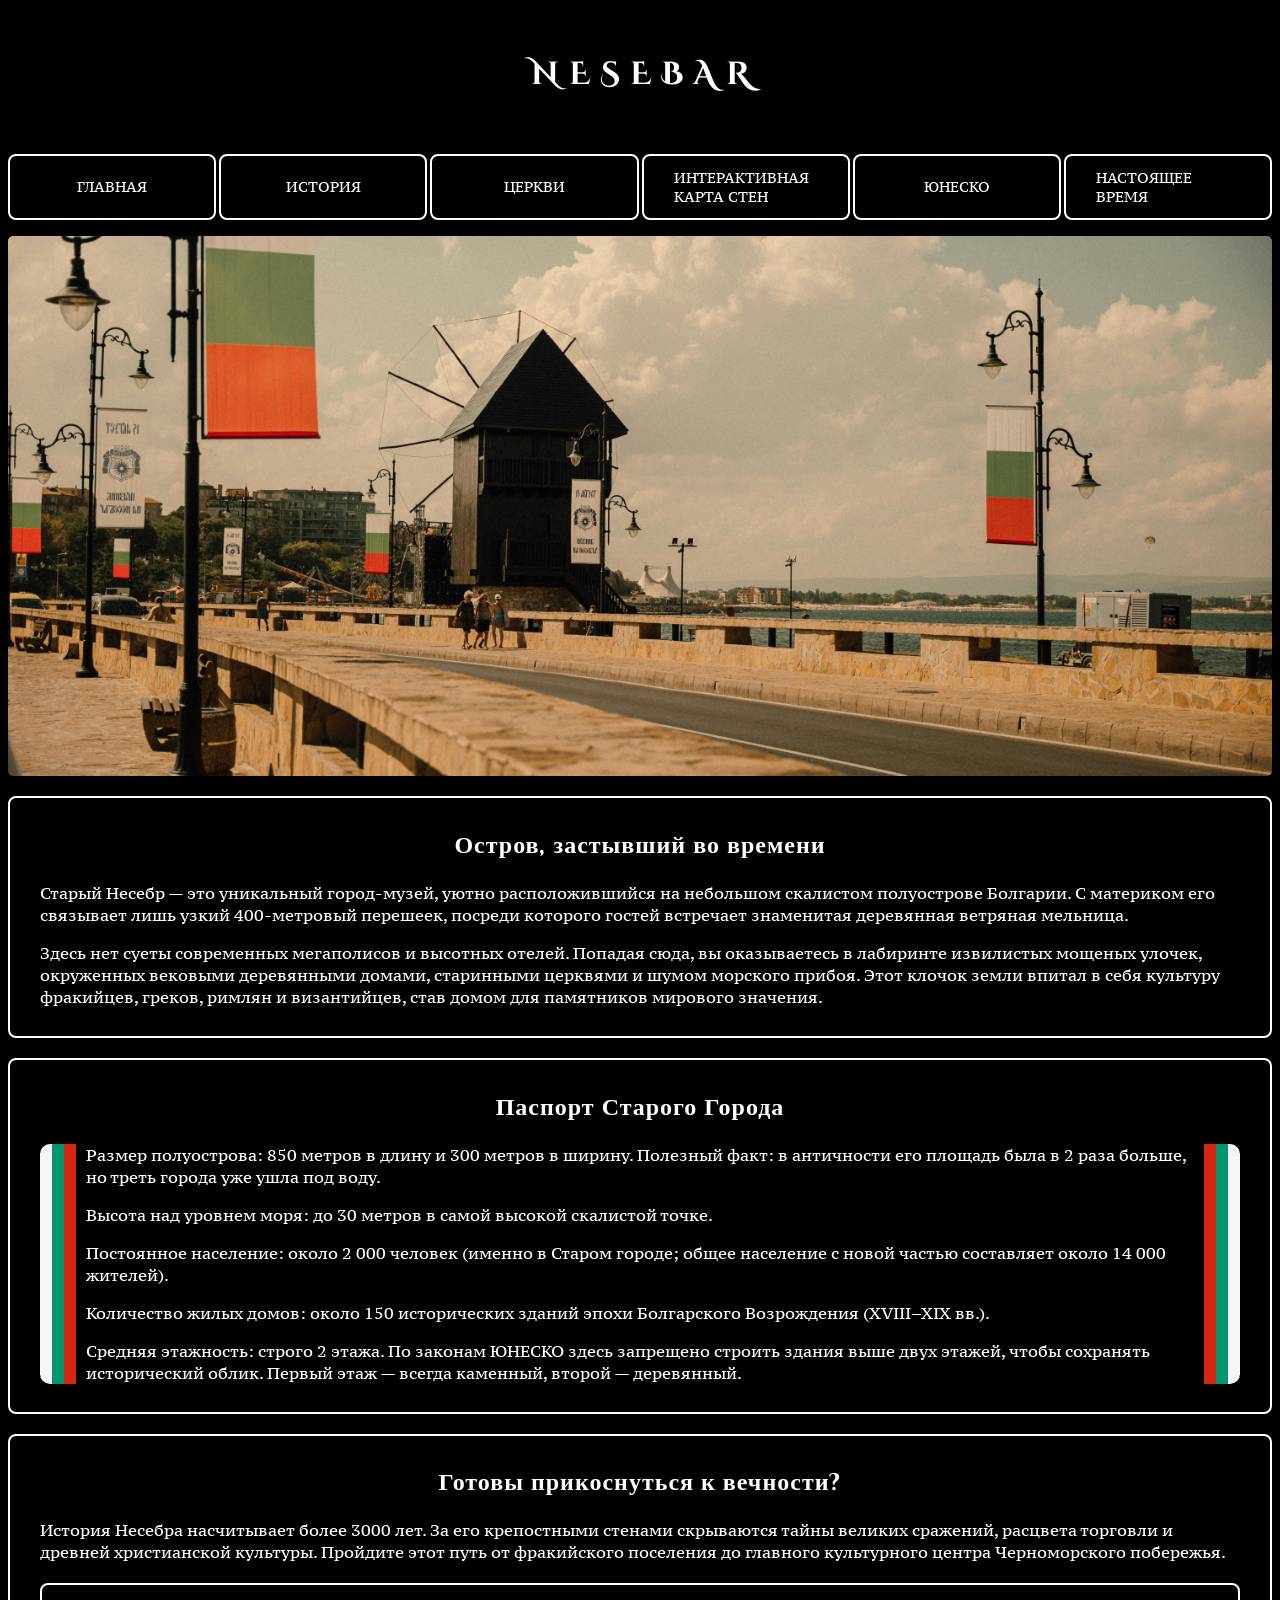
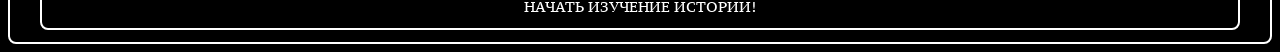
<file: index.html>
<!DOCTYPE html>
<html lang="en">
<head>
    <meta charset="UTF-8">
    <meta name="viewport" content="width=device-width, initial-scale=1.0">
    <link rel="stylesheet" href="./style.css">
    <title>Несебр</title>
</head>
<body>
   <header>
            <div class = "title">
                <h1 class = "left_text">
                    <span>N</span>
                    <span>E</span>
                    <span>S</span>
                    <span>E</span>
                    <span>B</span>
                    <span>A</span>
                    <span>R</span>
                </h1>
            </div>
    <nav>
        <ul>
            <li>
            <div class = "menu">
               <div class = "high">
                <a class = "left" href="#s1">Главная</a>
                <a href="./history.html">История</a>
               </div> 
               <div class = "medium">
                <a href="./churches.html">Церкви</a>
                <a href="./404page.html">Интерактивная карта стен</a>
               </div>
               <div class = "low">
                <a href="./unesco.html">ЮНЕСКО</a>
                <a class = "rigth" href="./modern.html">Настоящее время</a>
               </div>   
            </div>                           
            </li>
        </ul>
    </nav>
   </header>
   <main>
    <section class = "bigimage" id = "s1">
    </section>
    <section class = "maintext">
        <article class = "first">
            <div class = "sec1">
            <h2>Остров, застывший во времени</h2>
            <p>Старый Несебр — это уникальный город-музей, уютно расположившийся на небольшом скалистом полуострове Болгарии. С материком его связывает лишь узкий 400-метровый перешеек, посреди которого гостей встречает знаменитая деревянная ветряная мельница.</p>
            <div class = sec1_2>
            <p>Здесь нет суеты современных мегаполисов и высотных отелей. Попадая сюда, вы оказываетесь в лабиринте извилистых мощеных улочек, окруженных вековыми деревянными домами, старинными церквями и шумом морского прибоя. Этот клочок земли впитал в себя культуру фракийцев, греков, римлян и византийцев, став домом для памятников мирового значения.</p>   
            </div>          
            </div>
        </article>
        <article class = "sec2">            
            <h2>Паспорт Старого Города</h2>
            <div class = "sec2_2">
                <div class = "flag">
                <nav>
                    <ul>
<li><p>Размер полуострова: 850 метров в длину и 300 метров в ширину. Полезный факт: в античности его площадь была в 2 раза больше, но треть города уже ушла под воду.</p></li>
<li><p>Высота над уровнем моря: до 30 метров в самой высокой скалистой точке.</p></li>
<li><p>Постоянное население: около 2 000 человек (именно в Старом городе; общее население с новой частью составляет около 14 000 жителей).</p></li>
<li><p>Количество жилых домов: около 150 исторических зданий эпохи Болгарского Возрождения (XVIII–XIX вв.).</p></li>
<li><p>Средняя этажность: строго 2 этажа. По законам ЮНЕСКО здесь запрещено строить здания выше двух этажей, чтобы сохранять исторический облик. Первый этаж — всегда каменный, второй — деревянный.</p></li>                   
                    </ul>
                </nav> 
                </div>          
            </div>
        </article>
           <article class = "sec3">
            <h2>Готовы прикоснуться к вечности?</h2>
            <p>История Несебра насчитывает более 3000 лет. За его крепостными стенами скрываются тайны великих сражений, расцвета торговли и древней христианской культуры. Пройдите этот путь от фракийского поселения до главного культурного центра Черноморского побережья.</p>
            <a class = "start" href="./history.html">Начать изучение истории!</a>
        </article>
    </section>
   </main>
</body>
</html>
</file>
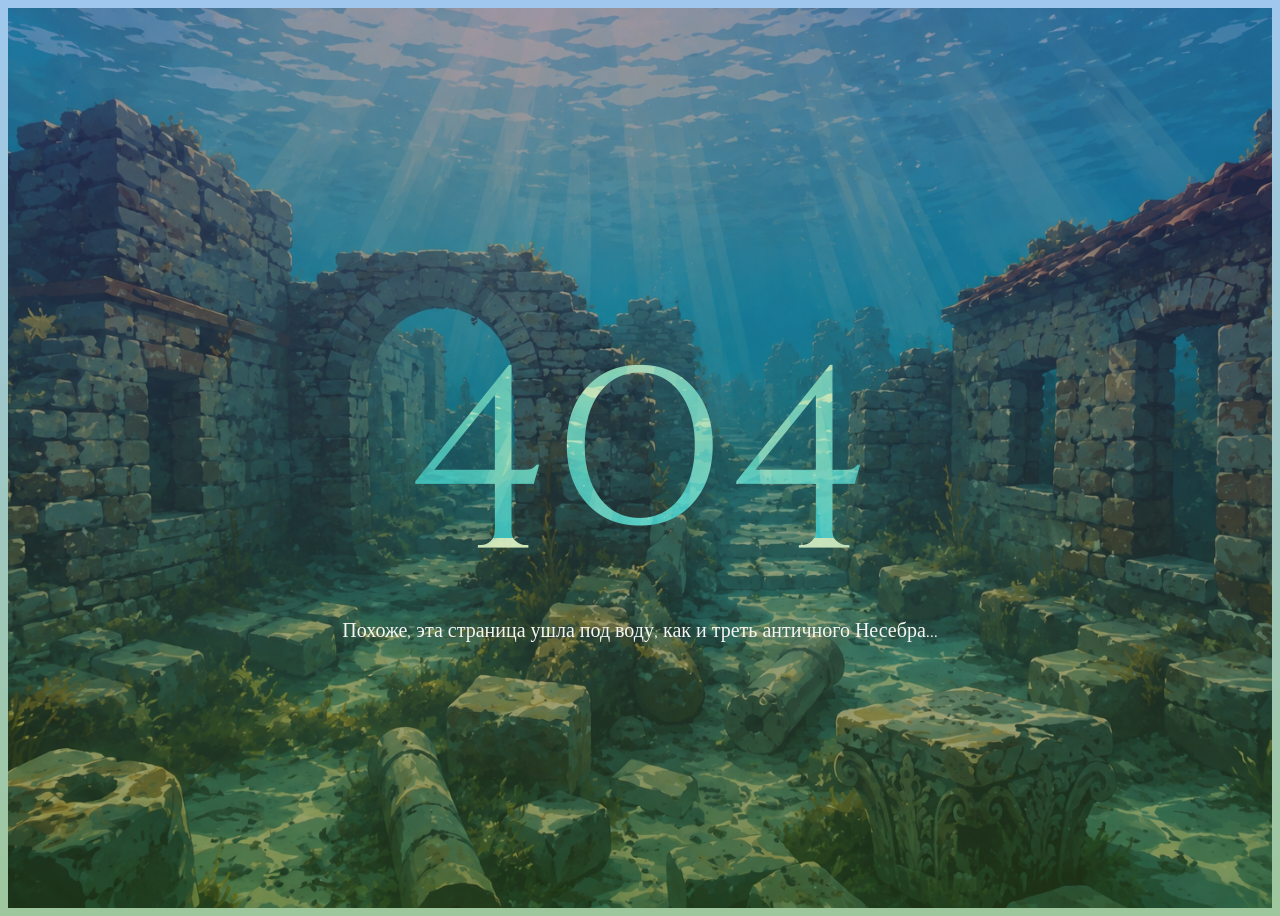
<file: 404page.html>
<!DOCTYPE html>
<html lang="en">
<head>
    <meta charset="UTF-8">
    <meta name="viewport" content="width=device-width, initial-scale=1.0">
    <link rel="stylesheet" href="./sad.css">
    <title>Ups...</title>
</head>
<body>
    <main>
        <h1> <span class = "ex"> 404 </span><br> Похоже, эта страница ушла под воду, как и треть античного Несебра...</h1>        
    </main>
</body>
</html>
</file>
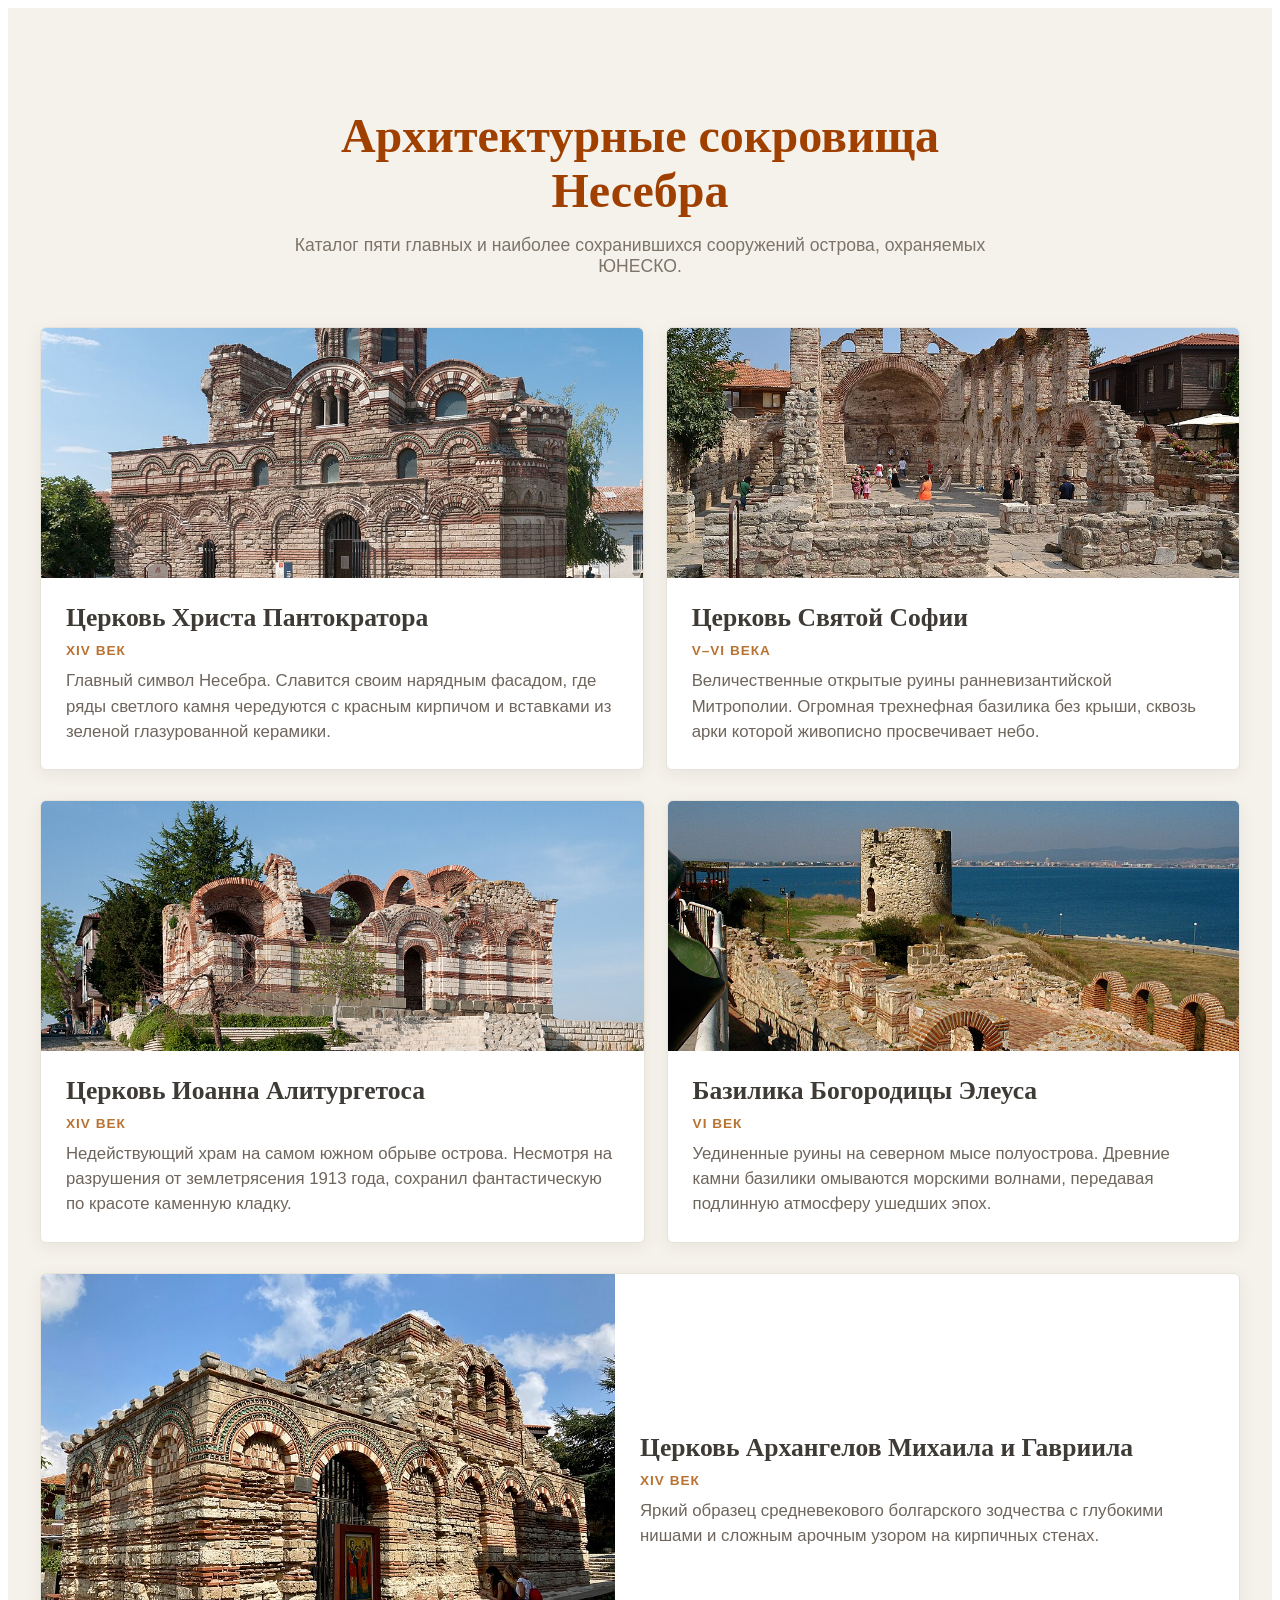
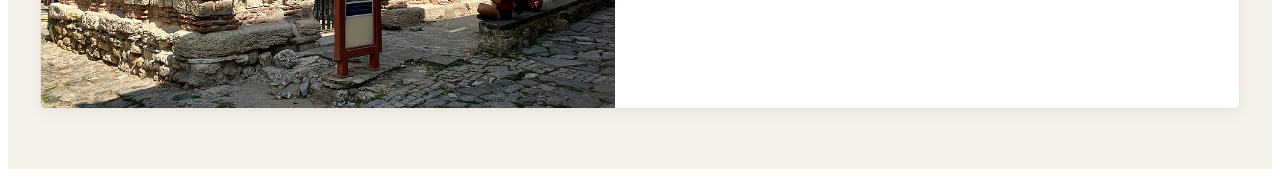
<file: churches.html>
<!DOCTYPE html>
<html lang="en">
<head>
    <meta charset="UTF-8">
    <link rel="stylesheet" href="./everlasting.css">
    <meta name="viewport" content="width=device-width, initial-scale=1.0">
    <title>churches</title>
</head>
<body>
    <main class="page">
  <section class="title">
    <h2>Архитектурные сокровища Несебра</h2>
    <p>Каталог пяти главных и наиболее сохранившихся сооружений острова, охраняемых ЮНЕСКО.</p>
  </section>

  <div class="gallery">
    <div class = "flexmaker">

    <article class="card">
      <div class="imgbox">
        <img src="./Church_of_Christ_Pantocrator_Nesebar.jpg" alt="Церковь Христа Пантократора">
      </div>
      <div class="info">
        <h3>Церковь Христа Пантократора</h3>
        <span class="date">XIV век</span>
        <p>Главный символ Несебра. Славится своим нарядным фасадом, где ряды светлого камня чередуются с красным кирпичом и вставками из зеленой глазурованной керамики.</p>
      </div>
    </article>

    <article class="card">
      <div class="imgbox">
        <img src="./Church_of_Saint_Sophia_in_Nesebar.JPG" alt="Церковь Святой Софии">
      </div>
      <div class="info">
        <h3>Церковь Святой Софии</h3>
        <span class="date">V–VI века</span>
        <p>Величественные открытые руины ранневизантийской Митрополии. Огромная трехнефная базилика без крыши, сквозь арки которой живописно просвечивает небо.</p>
      </div>
    </article>
    </div>
    <div class = "flexmaker">
    <article class="card">
      <div class="imgbox">
        <img src="./St_John_Aliturgetos_church_-_Nesebar.jpg" alt="Церковь Иоанна Алитургетоса">
      </div>
      <div class="info">
        <h3>Церковь Иоанна Алитургетоса</h3>
        <span class="date">XIV век</span>
        <p>Недействующий храм на самом южном обрыве острова. Несмотря на разрушения от землетрясения 1913 года, сохранил фантастическую по красоте каменную кладку.</p>
      </div>
    </article>

    <article class="card">
      <div class="imgbox">
        <img src="./Windmill_and_Church_of_Holy_Mother_of_God.jpg" alt="Базилика Богородицы Элеуса">
      </div>
      <div class="info">
        <h3>Базилика Богородицы Элеуса</h3>
        <span class="date">VI век</span>
        <p>Уединенные руины на северном мысе полуострова. Древние камни базилики омываются морскими волнами, передавая подлинную атмосферу ушедших эпох.</p>
      </div>
    </article>
    </div>


    <article class="card carddop">
      <div class="imgbox">
        <img src="./Church_of_the_Holy_Archangels_Michael_and_Gabriel,_Nesebar.jpg" alt="Церковь Архангелов Михаила и Гавриила">
      </div>
      <div class="info">
        <h3>Церковь Архангелов Михаила и Гавриила</h3>
        <span class="date">XIV век</span>
        <p>Яркий образец средневекового болгарского зодчества с глубокими нишами и сложным арочным узором на кирпичных стенах.</p>
      </div>
    </article>

  </div>
</main>
</body>
</html>
</file>
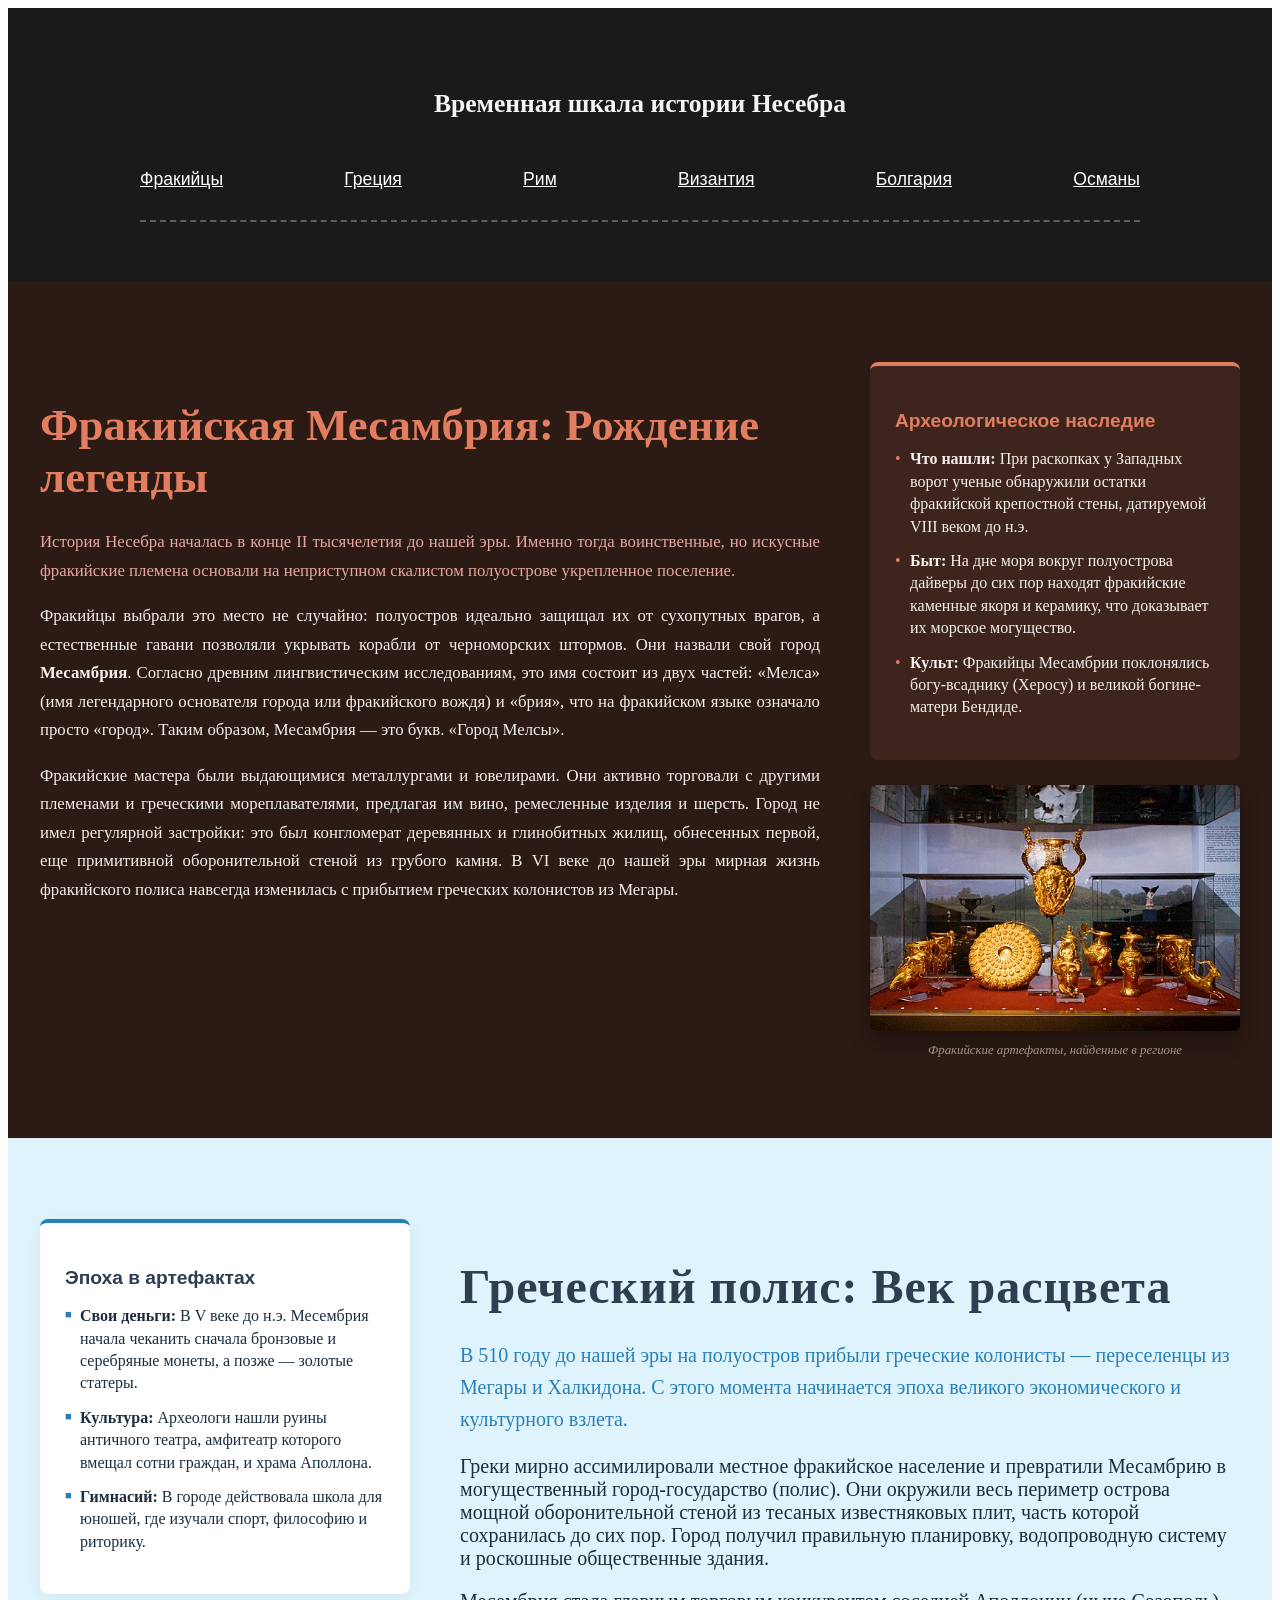
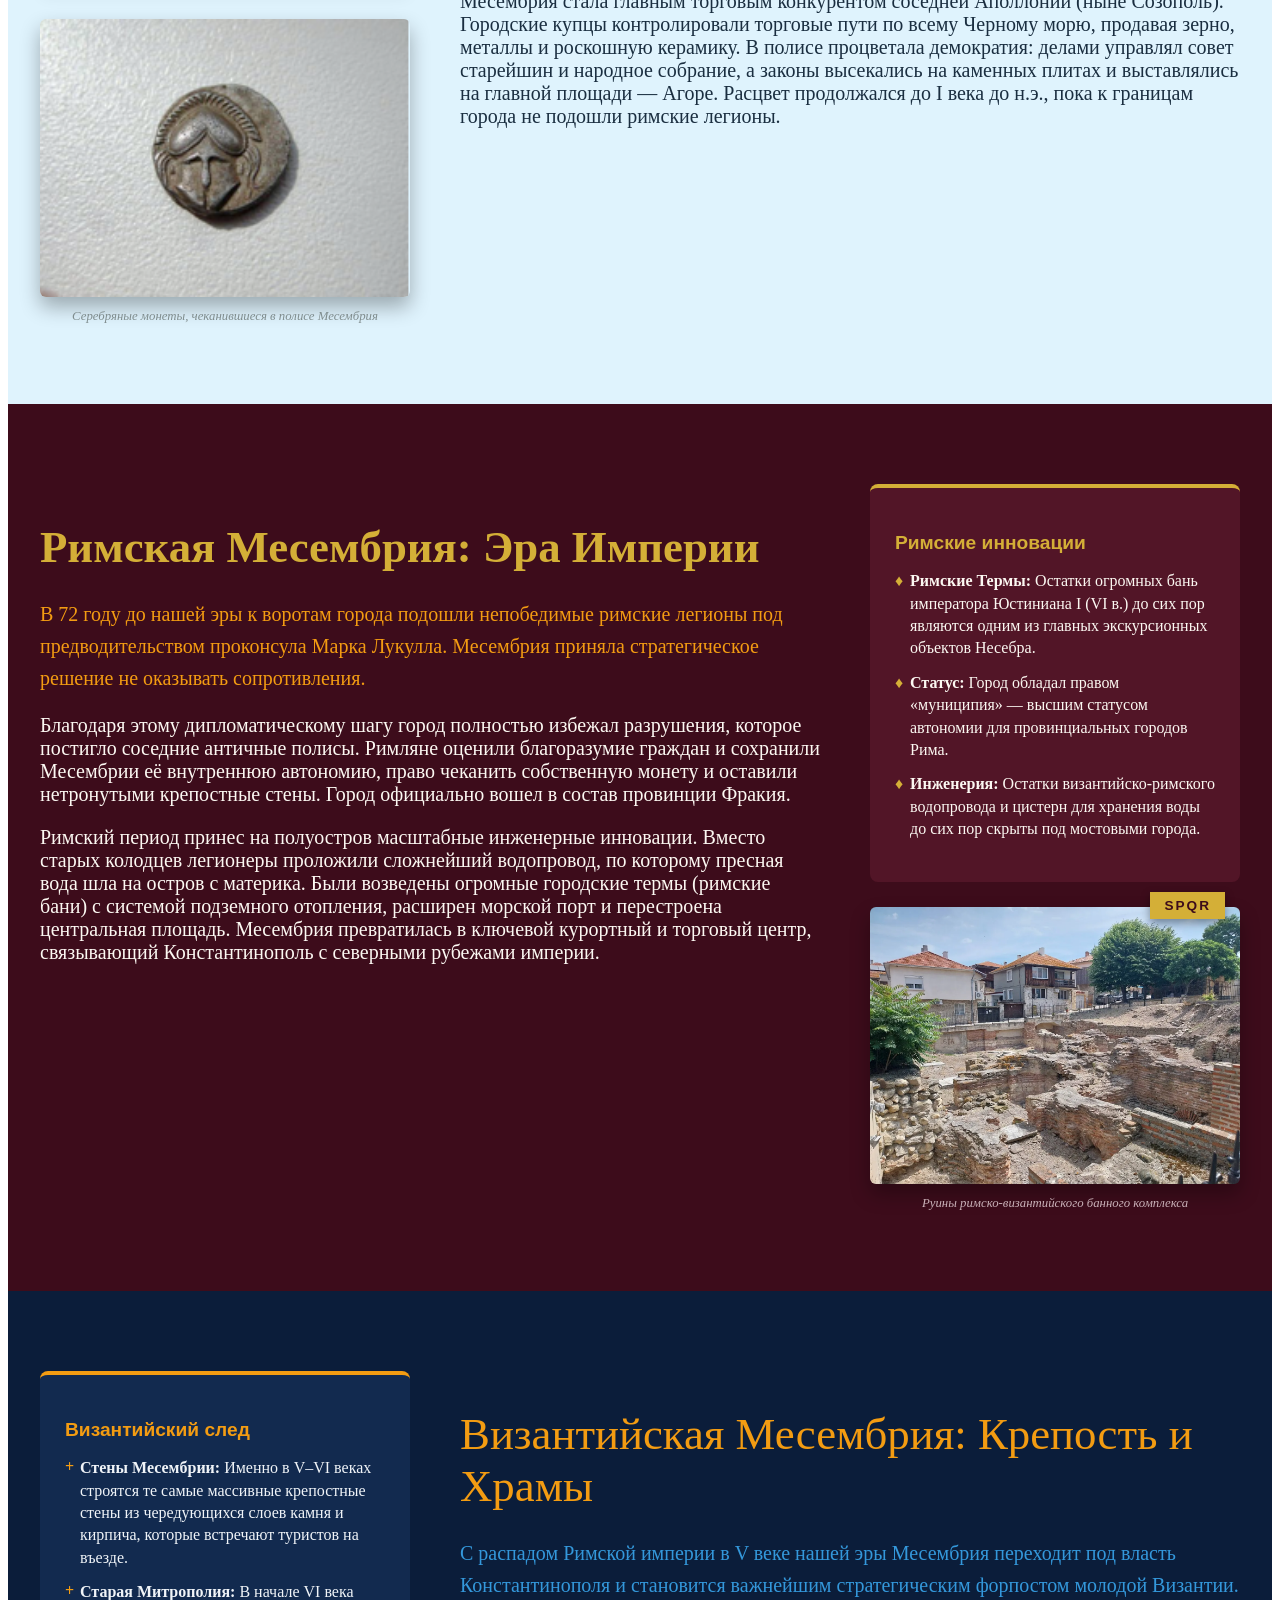
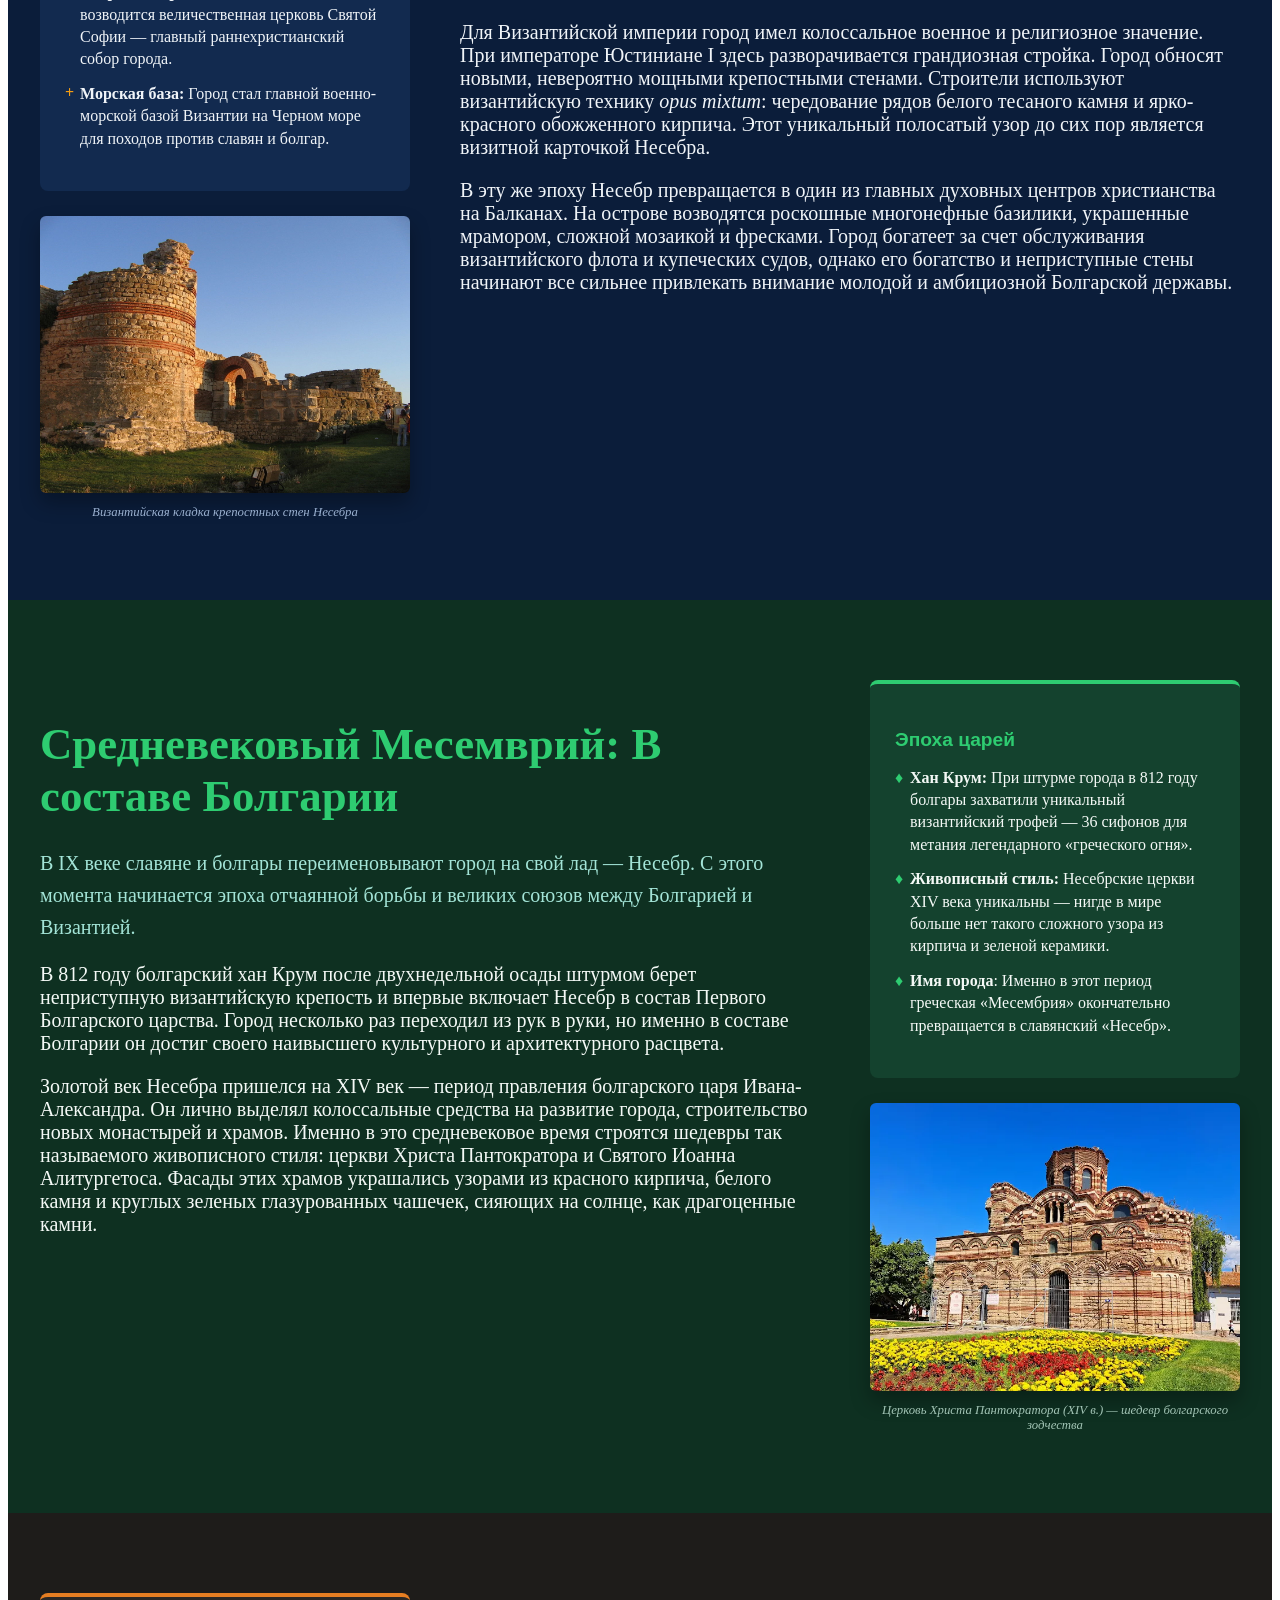
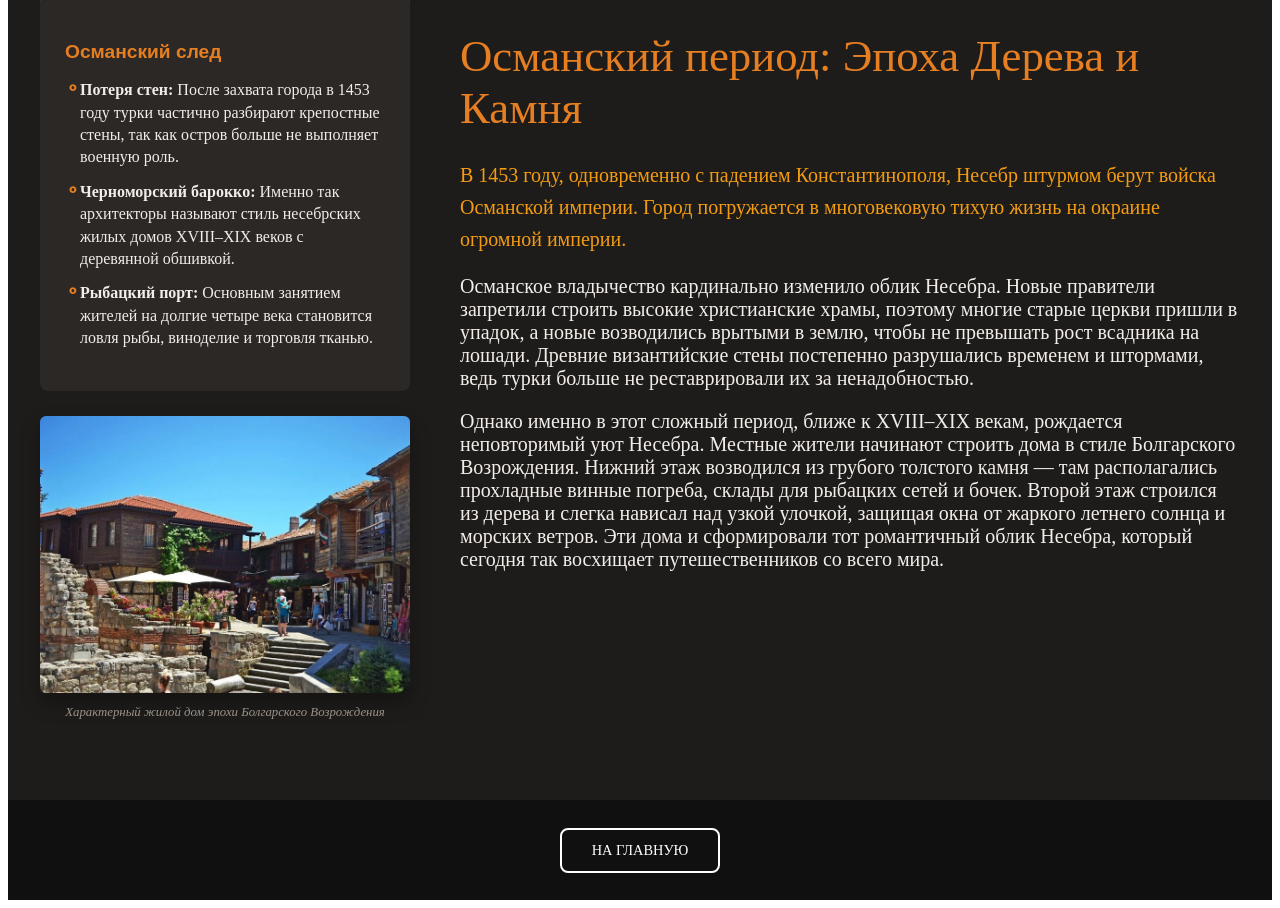
<file: history.html>
<!DOCTYPE html>
<html lang="en">
<head>
    <meta charset="UTF-8">
    <meta name="viewport" content="width=device-width, initial-scale=1.0">
    <link rel="stylesheet" href="./loran.css">
    <title>История</title>
</head>
<body>
    <header>
        <section class="timeline">
  <h1 class="minitime">Временная шкала истории Несебра</h1>
  <div class="timeroad">
      
    <div class="maintime">
      <div class="info">
        <a class="name" href="#1">Фракийцы</a>
        <span class="date">конец II тыс. до н.э. — VI в. до н.э.</span>
      </div>
    </div>
 
    <div class="maintime">
      <div class="info">
        <a class="name" href="#2">Греция</a>
        <span class="date">510 г. до н.э. — 72 г. до н.э.</span>
      </div>
    </div>
    
    <div class="maintime">
      <div class="info">
        <a class="name" href="#3">Рим</a>
        <span class="date">72 г. до н.э. — V в. н.э.</span>
      </div>
    </div>

    <div class="maintime">
      <div class="info">
        <a class="name" href="#4">Византия</a>
        <span class="date">V в. — IX в.</span>
      </div>
    </div>
  
    <div class="maintime">
      <div class="info">
        <a class="name" href="#5">Болгария</a>
        <span class="date">IX в. — 1453 г.</span>
      </div>
    </div>

    <div class="maintime">
      <div class="info">
        <a class="name" href="#6">Османы</a>
        <span class="date">1453 г. — 1878 г.</span>
      </div>
    </div>
  </div>
</section>
    </header>
   <main>
    <section class="epoch-section section-thracians">
  <div class="container">
    <div class="epoch-main-text" id = "1">
      <h2>Фракийская Месамбрия: Рождение легенды</h2>
      <p class="epoch-lead">
        История Несебра началась в конце II тысячелетия до нашей эры. Именно тогда воинственные, но искусные фракийские племена основали на неприступном скалистом полуострове укрепленное поселение.
      </p>
            <p>
        Фракийцы выбрали это место не случайно: полуостров идеально защищал их от сухопутных врагов, а естественные гавани позволяли укрывать корабли от черноморских штормов. Они назвали свой город <strong>Месамбрия</strong>. Согласно древним лингвистическим исследованиям, это имя состоит из двух частей: «Мелса» (имя легендарного основателя города или фракийского вождя) и «брия», что на фракийском языке означало просто «город». Таким образом, Месамбрия — это букв. «Город Мелсы».
            </p>
      <p>
        Фракийские мастера были выдающимися металлургами и ювелирами. Они активно торговали с другими племенами и греческими мореплавателями, предлагая им вино, ремесленные изделия и шерсть. Город не имел регулярной застройки: это был конгломерат деревянных и глинобитных жилищ, обнесенных первой, еще примитивной оборонительной стеной из грубого камня. В VI веке до нашей эры мирная жизнь фракийского полиса навсегда изменилась с прибытием греческих колонистов из Мегары.
      </p>
    </div>
    <aside class="epoch-sidebar">
      <div class="fact-card">
        <h3>Археологическое наследие</h3>
        <ul>
          <li><span class = "fat">Что нашли:</span> При раскопках у Западных ворот ученые обнаружили остатки фракийской крепостной стены, датируемой VIII веком до н.э.</li>
          <li><span class = "fat">Быт:</span> На дне моря вокруг полуострова дайверы до сих пор находят фракийские каменные якоря и керамику, что доказывает их морское могущество.</li>
          <li><span class = "fat">Культ:</span> Фракийцы Месамбрии поклонялись богу-всаднику (Херосу) и великой богине-матери Бендиде.</li>
        </ul>
      </div>
  <div class="epoch-image-wrapper">
        <img src="./Sofia_-_Panagyurishte_Thracian_Gold_Treasure.jpg" alt="Фракийское золото и амфоры" class="epoch-img">
        <span class="image-caption">Фракийские артефакты, найденные в регионе</span>
      </div>
    </aside>

  </div>
</section>
<section class="epoch-section section-greece" id = "2">
  <div class="container">

    <aside class="epoch-sidebar">
      <div class="fact-card-greece">
        <h3>Эпоха в артефактах</h3>
        <ul>
          <li><span class = "fat">Свои деньги:</span> В V веке до н.э. Месембрия начала чеканить сначала бронзовые и серебряные монеты, а позже — золотые статеры.</li>
          <li><span class = "fat">Культура:</span> Археологи нашли руины античного театра, амфитеатр которого вмещал сотни граждан, и храма Аполлона.</li>
          <li><span class = "fat">Гимнасий:</span> В городе действовала школа для юношей, где изучали спорт, философию и риторику.</li>
        </ul>
      </div>  
      <div class="epoch-image-wrapper">
        <img src="./15608_original.png" alt="Древнегреческие монеты Месембрии" class="epoch-img">
        <span class="image-caption-greece">Серебряные монеты, чеканившиеся в полисе Месембрия</span>
      </div>
    </aside>
    <div class="epoch-main-text">
      <h2>Греческий полис: Век расцвета</h2>
      <p class="epoch-lead">
        В 510 году до нашей эры на полуостров прибыли греческие колонисты — переселенцы из Мегары и Халкидона. С этого момента начинается эпоха великого экономического и культурного взлета.
      </p>
      <p>
        Греки мирно ассимилировали местное фракийское население и превратили Месамбрию в могущественный город-государство (полис). Они окружили весь периметр острова мощной оборонительной стеной из тесаных известняковых плит, часть которой сохранилась до сих пор. Город получил правильную планировку, водопроводную систему и роскошные общественные здания.
      </p>
      <p>
        Месембрия стала главным торговым конкурентом соседней Аполлонии (ныне Созополь). Городские купцы контролировали торговые пути по всему Черному морю, продавая зерно, металлы и роскошную керамику. В полисе процветала демократия: делами управлял совет старейшин и народное собрание, а законы высекались на каменных плитах и выставлялись на главной площади — Агоре. Расцвет продолжался до I века до н.э., пока к границам города не подошли римские легионы.
      </p>
    </div>
  </div>
</section>
<section class="epoch-section section-rome" id = "3">
  <div class="container">
  
    <div class="epoch-main-text">
      <h2>Римская Месембрия: Эра Империи</h2>
      <p class="epoch-lead">
        В 72 году до нашей эры к воротам города подошли непобедимые римские легионы под предводительством проконсула Марка Лукулла. Месембрия приняла стратегическое решение не оказывать сопротивления.
      </p>
      <p>
        Благодаря этому дипломатическому шагу город полностью избежал разрушения, которое постигло соседние античные полисы. Римляне оценили благоразумие граждан и сохранили Месембрии её внутреннюю автономию, право чеканить собственную монету и оставили нетронутыми крепостные стены. Город официально вошел в состав провинции Фракия.
      </p>
      <p>
        Римский период принес на полуостров масштабные инженерные инновации. Вместо старых колодцев легионеры проложили сложнейший водопровод, по которому пресная вода шла на остров с материка. Были возведены огромные городские термы (римские бани) с системой подземного отопления, расширен морской порт и перестроена центральная площадь. Месембрия превратилась в ключевой курортный и торговый центр, связывающий Константинополь с северными рубежами империи.
      </p>
    </div>

    <aside class="epoch-sidebar">
      <div class="fact-card-rome">
        <h3>Римские инновации</h3>
        <ul>
          <li><span class = "fat">Римские Термы:</span> Остатки огромных бань императора Юстиниана I (VI в.) до сих пор являются одним из главных экскурсионных объектов Несебра.</li>
          <li><span class = "fat">Статус:</span> Город обладал правом «муниципия» — высшим статусом автономии для провинциальных городов Рима.</li>
          <li><span class = "fat">Инженерия:</span> Остатки византийско-римского водопровода и цистерн для хранения воды до сих пор скрыты под мостовыми города.</li>
        </ul>
      </div>
      
    
      <div class="epoch-image-wrapper rome-img-wrapper">
     
        <div class="rome-badge">SPQR</div>
        
        <img src="./termossa.webp" alt="Римские термы в Несебре" class="epoch-img">
        <span class="image-caption-rome">Руины римско-византийского банного комплекса</span>
      </div>
    </aside>

  </div>
</section>
<section class="epoch-section section-byzantium" id = "4">
  <div class="container">

    <aside class="epoch-sidebar">
      <div class="fact-card-byzantium">
        <h3>Византийский след</h3>
        <ul>
          <li><span class = "fat">Стены Месембрии:</span> Именно в V–VI веках строятся те самые массивные крепостные стены из чередующихся слоев камня и кирпича, которые встречают туристов на въезде.</li>
          <li><span class = "fat">Старая Митрополия:</span> В начале VI века возводится величественная церковь Святой Софии — главный раннехристианский собор города.</li>
          <li><span class = "fat">Морская база:</span> Город стал главной военно-морской базой Византии на Черном море для походов против славян и болгар.</li>
        </ul>
      </div>
  <div class="epoch-image-wrapper byzantium-img-wrapper">
        <img src="./250px-Nesebar_West_Wall.jpg" alt="Византийские стены Несебра" class="epoch-img byzantium-img">
        <span class="image-caption-byzantium">Византийская кладка крепостных стен Несебра</span>
      </div>
    </aside>

    <div class="epoch-main-text">
      <h2>Византийская Месембрия: Крепость и Храмы</h2>
      <p class="epoch-lead">
        С распадом Римской империи в V веке нашей эры Месембрия переходит под власть Константинополя и становится важнейшим стратегическим форпостом молодой Византии.
      </p>
      <p>
        Для Византийской империи город имел колоссальное военное и религиозное значение. При императоре Юстиниане I здесь разворачивается грандиозная стройка. Город обносят новыми, невероятно мощными крепостными стенами. Строители используют византийскую технику <em>opus mixtum</em>: чередование рядов белого тесаного камня и ярко-красного обожженного кирпича. Этот уникальный полосатый узор до сих пор является визитной карточкой Несебра.
      </p>
      <p>
        В эту же эпоху Несебр превращается в один из главных духовных центров христианства на Балканах. На острове возводятся роскошные многонефные базилики, украшенные мрамором, сложной мозаикой и фресками. Город богатеет за счет обслуживания византийского флота и купеческих судов, однако его богатство и неприступные стены начинают все сильнее привлекать внимание молодой и амбициозной Болгарской державы.
      </p>
    </div>

  </div>
</section>
<section class="epoch-section section-bulgaria" id = "5">
  <div class="container">
    
    <div class="epoch-main-text">
      <h2>Средневековый Месемврий: В составе Болгарии</h2>
      <p class="epoch-lead">
        В IX веке славяне и болгары переименовывают город на свой лад — Несебр. С этого момента начинается эпоха отчаянной борьбы и великих союзов между Болгарией и Византией.
      </p>
      <p>
        В 812 году болгарский хан Крум после двухнедельной осады штурмом берет неприступную византийскую крепость и впервые включает Несебр в состав Первого Болгарского царства. Город несколько раз переходил из рук в руки, но именно в составе Болгарии он достиг своего наивысшего культурного и архитектурного расцвета. 
      </p>
      <p>
        Золотой век Несебра пришелся на XIV век — период правления болгарского царя Ивана-Александра. Он лично выделял колоссальные средства на развитие города, строительство новых монастырей и храмов. Именно в это средневековое время строятся шедевры так называемого живописного стиля: церкви Христа Пантократора и Святого Иоанна Алитургетоса. Фасады этих храмов украшались узорами из красного кирпича, белого камня и круглых зеленых глазурованных чашечек, сияющих на солнце, как драгоценные камни.
      </p>
    </div>
    <aside class="epoch-sidebar">
      
      <div class="fact-card-bulgaria">
        <h3>Эпоха царей</h3>
        <ul>
          <li><span class = "fat">Хан Крум:</span> При штурме города в 812 году болгары захватили уникальный византийский трофей — 36 сифонов для метания легендарного «греческого огня».</li>
          <li><span class = "fat">Живописный стиль:</span> Несебрские церкви XIV века уникальны — нигде в мире больше нет такого сложного узора из кирпича и зеленой керамики.</li>
          <li><span class = "fat">Имя города</span>: Именно в этот период греческая «Месембрия» окончательно превращается в славянский «Несебр».</li>
        </ul>
      </div>

      <div class="epoch-image-wrapper">
        <img src="./church.webp" alt="Церковь Христа Пантократора в Несебре" class="epoch-img">
        <span class="image-caption-bulgaria">Церковь Христа Пантократора (XIV в.) — шедевр болгарского зодчества</span>
      </div>
    </aside>

  </div>
</section>
<section class="epoch-section section-ottoman" id = "6">
  <div class="container"> 
    
    <aside class="epoch-sidebar">
      <div class="fact-card-ottoman">
        <h3>Османский след</h3>
        <ul>
          <li><span class = "fat">Потеря стен:</span> После захвата города в 1453 году турки частично разбирают крепостные стены, так как остров больше не выполняет военную роль.</li>
          <li><span class = "fat">Черноморский барокко:</span> Именно так архитекторы называют стиль несебрских жилых домов XVIII–XIX веков с деревянной обшивкой.</li>
          <li><span class = "fat">Рыбацкий порт:</span> Основным занятием жителей на долгие четыре века становится ловля рыбы, виноделие и торговля тканью.</li>
        </ul>
      </div>

      <div class="epoch-image-wrapper">
        <img src="./common.webp" alt="Деревянные дома Несебра" class="epoch-img">
        <span class="image-caption-ottoman">Характерный жилой дом эпохи Болгарского Возрождения</span>
      </div>
    </aside>

    <div class="epoch-main-text">
      <h2>Османский период: Эпоха Дерева и Камня</h2>
      <p class="epoch-lead">
        В 1453 году, одновременно с падением Константинополя, Несебр штурмом берут войска Османской империи. Город погружается в многовековую тихую жизнь на окраине огромной империи.
      </p>
      <p>
        Османское владычество кардинально изменило облик Несебра. Новые правители запретили строить высокие христианские храмы, поэтому многие старые церкви пришли в упадок, а новые возводились врытыми в землю, чтобы не превышать рост всадника на лошади. Древние византийские стены постепенно разрушались временем и штормами, ведь турки больше не реставрировали их за ненадобностью.
      </p>
      <p>
        Однако именно в этот сложный период, ближе к XVIII–XIX векам, рождается неповторимый уют Несебра. Местные жители начинают строить дома в стиле Болгарского Возрождения. Нижний этаж возводился из грубого толстого камня — там располагались прохладные винные погреба, склады для рыбацких сетей и бочек. Второй этаж строился из дерева и слегка нависал над узкой улочкой, защищая окна от жаркого летнего солнца и морских ветров. Эти дома и сформировали тот романтичный облик Несебра, который сегодня так восхищает путешественников со всего мира.
      </p>
    </div>
  </div>
</section>
   </main>
   <footer>
    <a class = "back" href="./index.html">На главную</a>
   </footer>
</body>
</html>
</file>
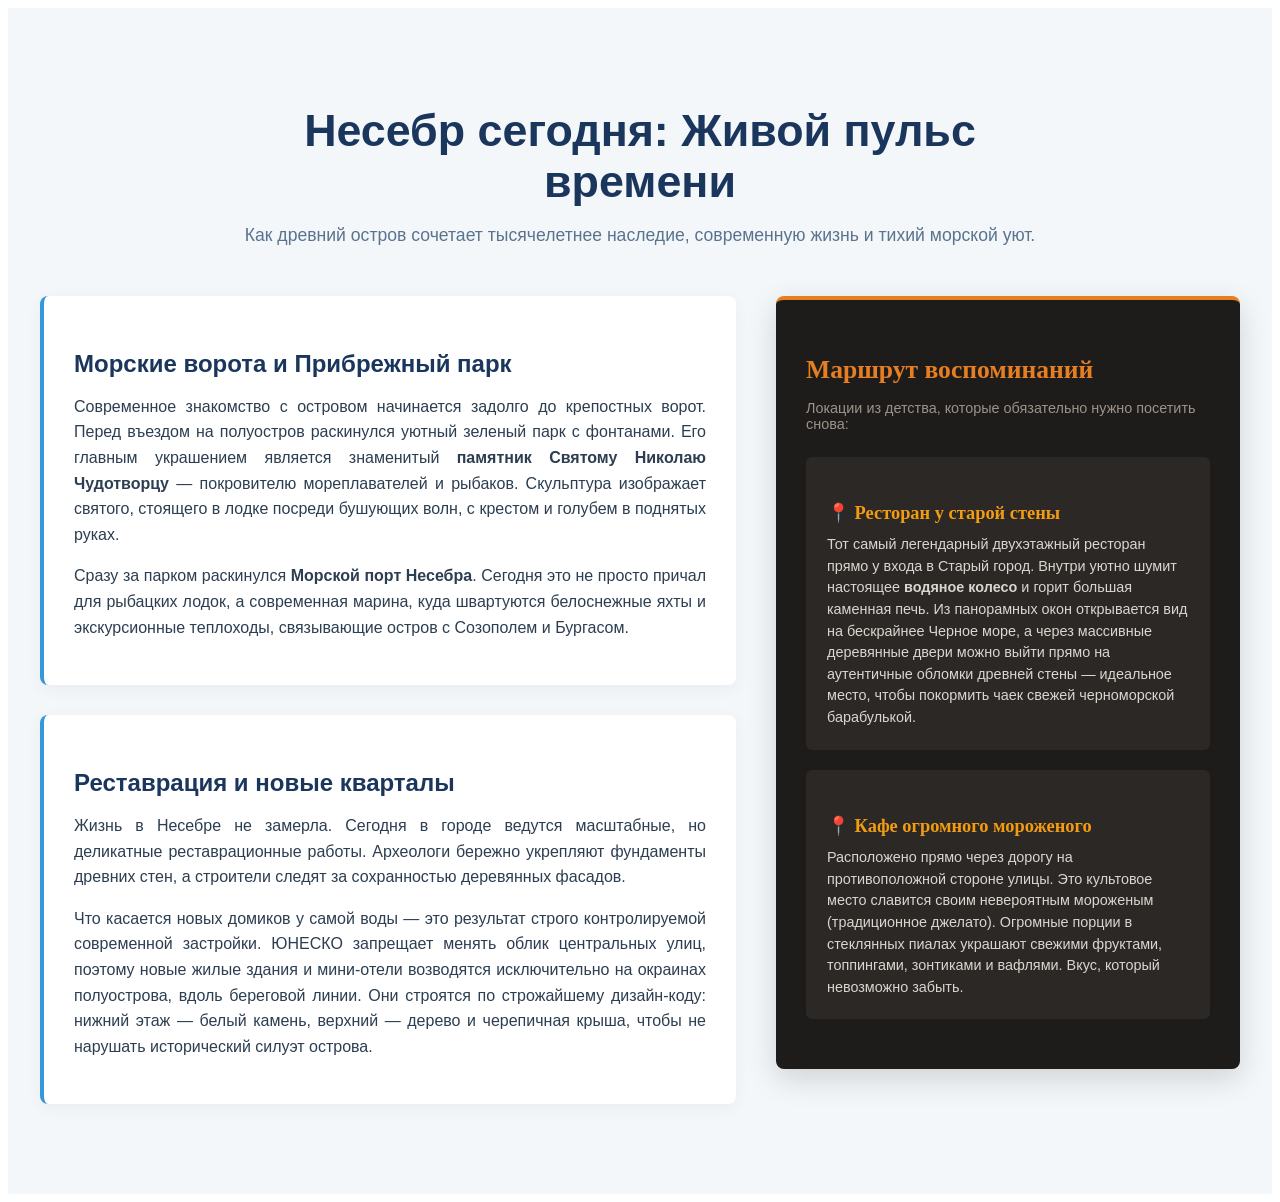
<file: modern.html>
<!DOCTYPE html>
<html lang="en">
<head>
    <meta charset="UTF-8">
    <meta name="viewport" content="width=device-width, initial-scale=1.0">
    <link rel="stylesheet" href="./Memories.css">
    <title>NewTime</title>
</head>
<body>
  <main class="modern">
  <section class="moderntitle">
    <h2>Несебр сегодня: Живой пульс времени</h2>
    <p>Как древний остров сочетает тысячелетнее наследие, современную жизнь и тихий морской уют.</p>
  </section>
  <div class="container">
    <div class="modernmain">
      <article class="modernarticle">
        <h3>Морские ворота и Прибрежный парк</h3>
        <p>Современное знакомство с островом начинается задолго до крепостных ворот. Перед въездом на полуостров раскинулся уютный зеленый парк с фонтанами. Его главным украшением является знаменитый <span class = "fat">памятник Святому Николаю Чудотворцу</span> — покровителю мореплавателей и рыбаков. Скульптура изображает святого, стоящего в лодке посреди бушующих волн, с крестом и голубем в поднятых руках.</p>
        <p>Сразу за парком раскинулся <span class = "fat">Морской порт Несебра</span>. Сегодня это не просто причал для рыбацких лодок, а современная марина, куда швартуются белоснежные яхты и экскурсионные теплоходы, связывающие остров с Созополем и Бургасом.</p>
      </article>
      <article class="modernarticle">
        <h3>Реставрация и новые кварталы</h3>
        <p>Жизнь в Несебре не замерла. Сегодня в городе ведутся масштабные, но деликатные реставрационные работы. Археологи бережно укрепляют фундаменты древних стен, а строители следят за сохранностью деревянных фасадов.</p>
        <p>Что касается новых домиков у самой воды — это результат строго контролируемой современной застройки. ЮНЕСКО запрещает менять облик центральных улиц, поэтому новые жилые здания и мини-отели возводятся исключительно на окраинах полуострова, вдоль береговой линии. Они строятся по строжайшему дизайн-коду: нижний этаж — белый камень, верхний — дерево и черепичная крыша, чтобы не нарушать исторический силуэт острова.</p>
      </article>
    </div>
    <aside class="side">
      <div class="nostalgia">
        <h3>Маршрут воспоминаний</h3>
        <p class="bebe">Локации из детства, которые обязательно нужно посетить снова:</p>    
        <div class="place">
          <h4>📍 Ресторан у старой стены</h4>
          <p>Тот самый легендарный двухэтажный ресторан прямо у входа в Старый город. Внутри уютно шумит настоящее <strong>водяное колесо</strong> и горит большая каменная печь. Из панорамных окон открывается вид на бескрайнее Черное море, а через массивные деревянные двери можно выйти прямо на аутентичные обломки древней стены — идеальное место, чтобы покормить чаек свежей черноморской барабулькой.</p>
        </div>
        <div class="place">
          <h4>📍 Кафе огромного мороженого</h4>
          <p>Расположено прямо через дорогу на противоположной стороне улицы. Это культовое место славится своим невероятным мороженым (традиционное джелато). Огромные порции в стеклянных пиалах украшают свежими фруктами, топпингами, зонтиками и вафлями. Вкус, который невозможно забыть.</p>
        </div>
      </div>
    </aside>
  </div>
</main>
</body>
</html>
</file>
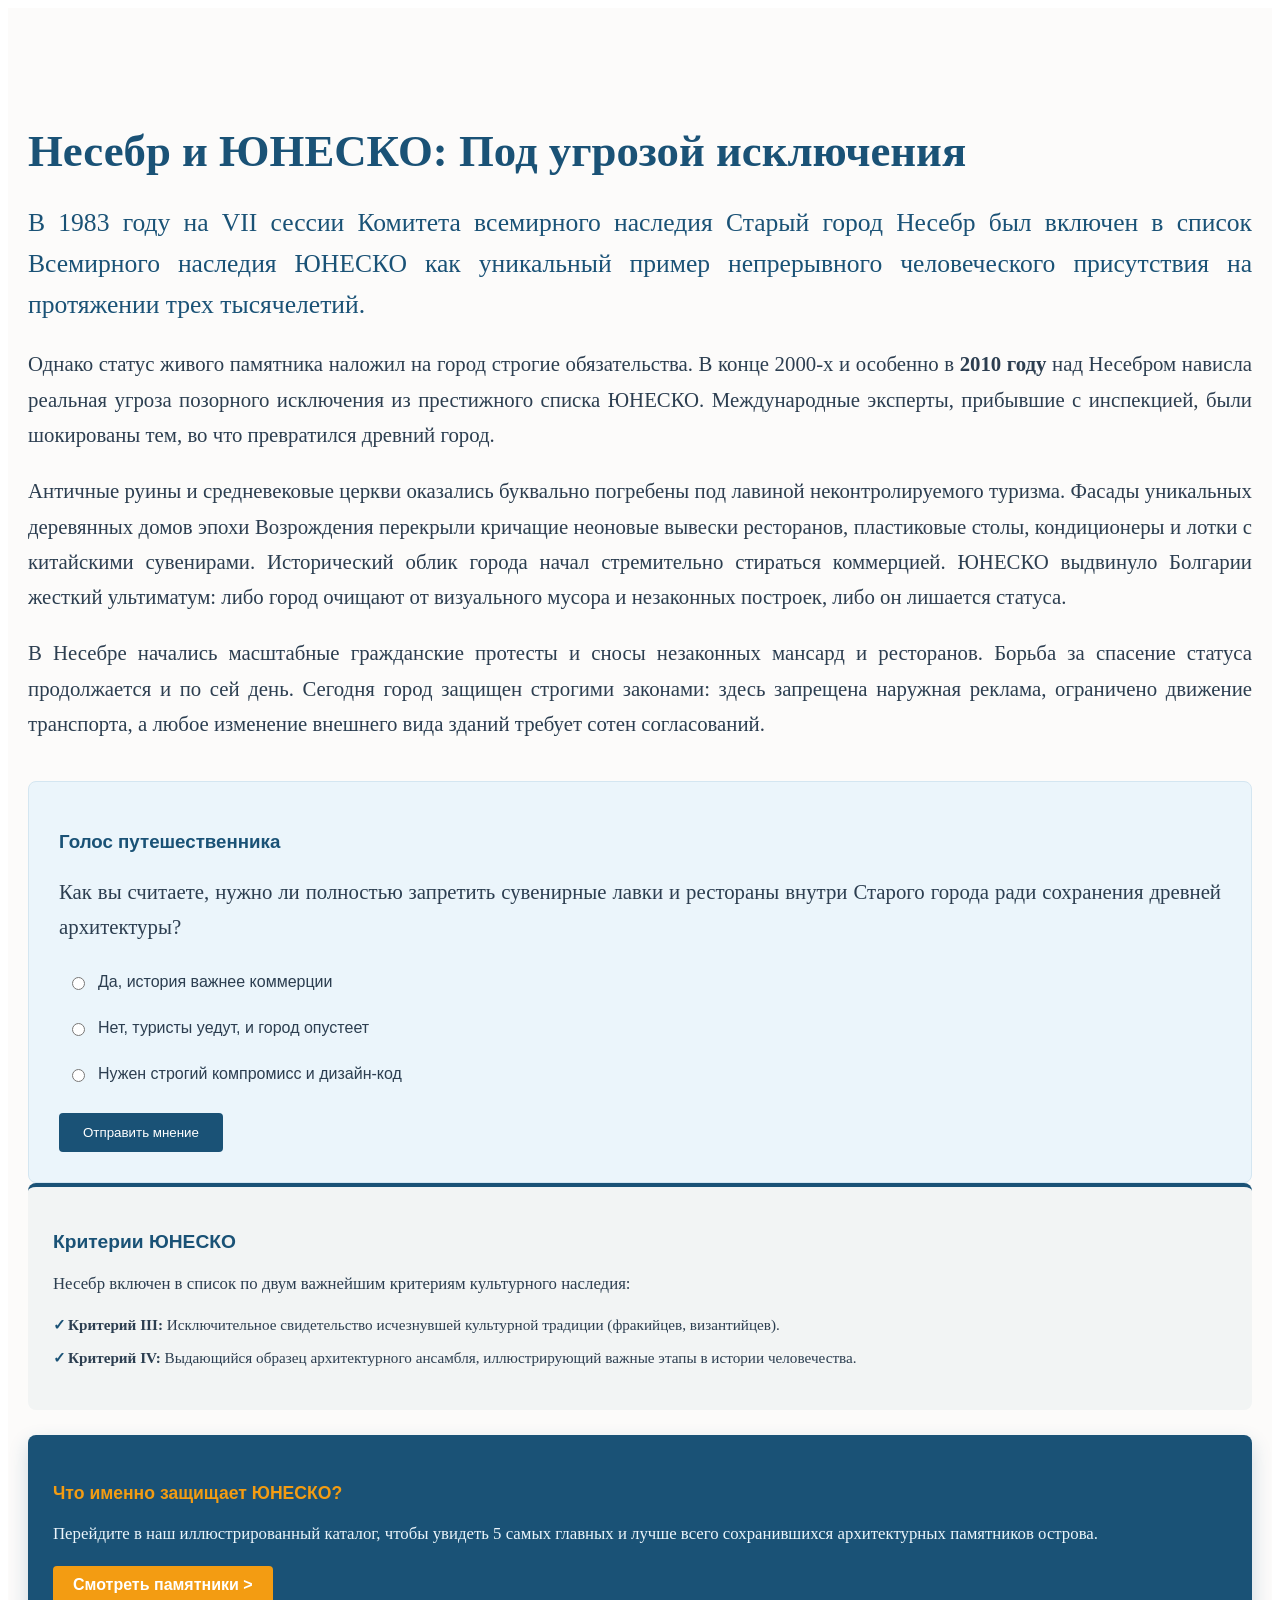
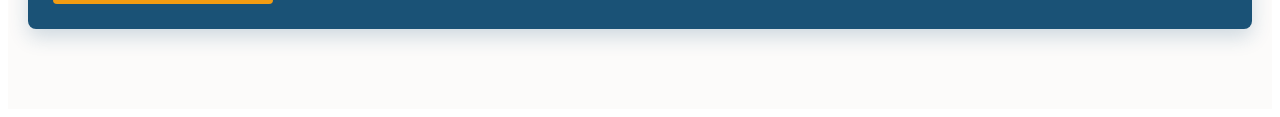
<file: unesco.html>
<!DOCTYPE html>
<html lang="en">
<head>
    <meta charset="UTF-8">
    <meta name="viewport" content="width=device-width, initial-scale=1.0">
    <link rel="stylesheet" href="./Heritage.css">
    <title>ЮНЕСКО</title>
</head>
<body>
    <main>
            <section class="Esection unesco">
  <div class="Ucontainer">
    <div class="maintext">
      <h2>Несебр и ЮНЕСКО: Под угрозой исключения</h2>
      <p class="leader">
        В 1983 году на VII сессии Комитета всемирного наследия Старый город Несебр был включен в список Всемирного наследия ЮНЕСКО как уникальный пример непрерывного человеческого присутствия на протяжении трех тысячелетий.
      </p>
      <p>
        Однако статус живого памятника наложил на город строгие обязательства. В конце 2000-х и особенно в <strong>2010 году</strong> над Несебром нависла реальная угроза позорного исключения из престижного списка ЮНЕСКО. Международные эксперты, прибывшие с инспекцией, были шокированы тем, во что превратился древний город. 
      </p>
      <p>
        Античные руины и средневековые церкви оказались буквально погребены под лавиной неконтролируемого туризма. Фасады уникальных деревянных домов эпохи Возрождения перекрыли кричащие неоновые вывески ресторанов, пластиковые столы, кондиционеры и лотки с китайскими сувенирами. Исторический облик города начал стремительно стираться коммерцией. ЮНЕСКО выдвинуло Болгарии жесткий ультиматум: либо город очищают от визуального мусора и незаконных построек, либо он лишается статуса.
      </p>
      <p>
        В Несебре начались масштабные гражданские протесты и сносы незаконных мансард и ресторанов. Борьба за спасение статуса продолжается и по сей день. Сегодня город защищен строгими законами: здесь запрещена наружная реклама, ограничено движение транспорта, а любое изменение внешнего вида зданий требует сотен согласований.
      </p>
      
      <div class="formwrapper">
        <h3>Голос путешественника</h3>
        <p>Как вы считаете, нужно ли полностью запретить сувенирные лавки и рестораны внутри Старого города ради сохранения древней архитектуры?</p>
        
        <form class="unescoform" action="#" method="POST" onsubmit="event.preventDefault(); alert('Спасибо за ваш голос!');">
          <label class="radio">
            <input type="radio" name="answer" value="yes" required> Да, история важнее коммерции
          </label>
          <label class="radio">
            <input type="radio" name="answer" value="no"> Нет, туристы уедут, и город опустеет
          </label>
          <label class="radio">
            <input type="radio" name="answer" value="compromise"> Нужен строгий компромисс и дизайн-код
          </label>
          
          <button type="submit" class="start">Отправить мнение</button>
        </form>
      </div>
      
    </div>
    <aside class="side">
      <div class="fact">
        <h3>Критерии ЮНЕСКО</h3>
        <p>Несебр включен в список по двум важнейшим критериям культурного наследия:</p>
        <ul>
          <li><span class = "fat">Критерий III:</span> Исключительное свидетельство исчезнувшей культурной традиции (фракийцев, византийцев).</li>
          <li><span class = "fat">Критерий IV:</span> Выдающийся образец архитектурного ансамбля, иллюстрирующий важные этапы в истории человечества.</li>
        </ul>
      </div>
      <div class="nextpage">
        <h4>Что именно защищает ЮНЕСКО?</h4>
        <p>Перейдите в наш иллюстрированный каталог, чтобы увидеть 5 самых главных и лучше всего сохранившихся архитектурных памятников острова.</p>
        <a href="./churches.html" class="GOTO">Смотреть памятники ></a>
      </div>
    </aside>
  </div>
</section>
    </main>
</body>
</html>
</file>
<file: style.css>
@import url('https://fonts.googleapis.com/css2?family=Alice&family=Cinzel+Decorative:wght@400;700;900&family=Cinzel:wght@400..900&family=Comforter+Brush&family=Cormorant+Garamond:ital,wght@0,300..700;1,300..700&family=Exo+2:ital,wght@0,100..900;1,100..900&family=Libre+Baskerville:ital,wght@0,400..700;1,400..700&family=Lora:ital,wght@0,400..700;1,400..700&family=Montserrat:ital,wght@0,100..900;1,100..900&family=Open+Sans:ital,wght@0,300..800;1,300..800&family=Orbitron:wght@400..900&family=PT+Serif+Caption:ital@0;1&family=Playfair+Display:ital,wght@0,400..900;1,400..900&family=Prata&family=Roboto:ital,wght@0,100..900;1,100..900&family=Spectral+SC:ital,wght@0,200;0,300;0,400;0,500;0,600;0,700;0,800;1,200;1,300;1,400;1,500;1,600;1,700;1,800&family=Spectral:ital,wght@0,200;0,300;0,400;0,500;0,600;0,700;0,800;1,200;1,300;1,400;1,500;1,600;1,700;1,800&display=swap');
body {
    font-family: 'PT Serif Caption', sans-serif;   background-color: black;} html {scroll-behavior:smooth}
h1, h2, h3 {
    font-family: 'Cinzel Decorative', serif;
    font-weight: 700;
    letter-spacing: 1px;}
.title {
     flex: 0 0 33.33vw; 
    display: flex;
    justify-content: center; 
   
    text-align: center;
   color: #fff;
   
}
.left_text {
    margin-top: 0px;
    display: flex;
    flex-direction: column;
    justify-content: space-around; 
    height: 100%;
    text-align: center;
   
}
header {
    display: flex;
  
    
    
}
.bigimage {
    display: block;
    margin: auto;         
    background-size: cover;
    background-position: center; 
    background-repeat: no-repeat;
    height: 50vh;
    background-image: url(./Nesebar\,\ Bulgaria.jfif);
    border-radius: 5px;   
}

    /* Main menu of the site beginning */
ul{
    padding-left: 0px;
    list-style-type: none;}
a {
    display: block;
    margin-top: 20px;
    padding: 12px 30px;
    color: #fff;
    border: 2px solid #fff;
    text-decoration: none;
    text-transform: uppercase;
    font-size: 0.9rem;
    transition: all 0.3s ease;
    border-radius: 8px;}
a:hover {
    background-color: #fff;
    color: #1a1a1a; 
    transform: translateY(-2px)} .left {margin-top: 0px;}
.high, .medium, .low {
    justify-content: center;
    width: 100%;
    gap: 22px;
    display: block;
    text-align: center;}
.high a{flex: 1 0;}
.medium a {flex: 1 0;}
.low a {flex: 1 0;}
@media (min-width: 639px) {
.title {margin-top: 32px;} .left {margin-top: 20px;}
header, .left_text{display: block; margin-top: 0.67em;}
.high, .medium, .low {
display: flex;}}
@media (min-width: 768px) {
    .bigimage {
    background-image: url(./mainIMG1280.jpg);}
    .high, .medium {
        display: flex;
        text-align: left;}
    .low {
        display: block;
        text-align: left;}}
@media (min-width: 1024px) {
   .menu {   
        display: flex; 
        flex-direction: row;
        gap: 5px;}
    .high, .medium {
        display: block;}}
@media (min-width: 1280px) {
    .bigimage {
    background-image: url(./mainIMG1440.jpg);
    height: 60vh;}
    .high, .medium, .low {
        display: flex;
        gap: 3px;}  
    .menu {
        gap: 3px;}
    a {
        display: flex;
        justify-content: center;
        align-items: center;}}
@media (min-width: 1440px) {
    .high, .medium, .low {
        gap: 0px;}  
    .menu {
        gap: 0px;}
    a {
        border-radius: 0px;
        white-space: nowrap;}
    .high, .medium, .low {
        width: 450px;}
    .bigimage {
        max-width: 1600px;
        background-image: url(./mainIMG1440.jpg);
        height: 70vh;  
    }
    .left {
        border-top-left-radius: 8px;
        border-bottom-left-radius: 8px;}
    .rigth {
        border-top-right-radius: 8px;
        border-bottom-right-radius: 8px;}
    .menu {      
        align-items: center; 
        justify-content: center;}}
        /* Main menu of the site END */
.maintext h2, p {
    color: #fff;
}
h2 {
    text-align: center;
}
.sec1, .sec2, .sec3 {
    transition: all 0.3s;
    display: block;
    margin-top: 20px;
    padding: 12px 30px;
    border-radius: 8px;
    border: 2px solid #fff;    
}
/* .sec1:hover, .sec2:hover, .sec3:hover {
    transform: translateY(-5px);
} */
.sec2_2 {
    border-left: solid 12px whitesmoke;   
    border-radius: 10px;
    border-right: solid 12px whitesmoke;   
}
.sec2_2 ul {
    padding-left: 10px;  
    border-left: solid 12px rgb(214, 38, 18); 
    border-right: solid 12px rgb(214, 38, 18);
}
.start {
    text-align: center;
}
.start:hover {   
    background-color: #fff;
    color: #1a1a1a; 
    transform: translateY(0px)} 
    .flag {
     border-left: solid 12px rgb(0, 150, 110);   
    
    border-right: solid 12px rgb(0, 150, 110);   
    }
</file>
<file: sad.css>
@import url('https://fonts.googleapis.com/css2?family=Alice&family=Cinzel+Decorative:wght@400;700;900&family=Cinzel:wght@400..900&family=Comforter+Brush&family=Cormorant+Garamond:ital,wght@0,300..700;1,300..700&family=Exo+2:ital,wght@0,100..900;1,100..900&family=Libre+Baskerville:ital,wght@0,400..700;1,400..700&family=Lora:ital,wght@0,400..700;1,400..700&family=Montserrat:ital,wght@0,100..900;1,100..900&family=Open+Sans:ital,wght@0,300..800;1,300..800&family=Orbitron:wght@400..900&family=PT+Serif+Caption:ital@0;1&family=Playfair+Display:ital,wght@0,400..900;1,400..900&family=Prata&family=Roboto:ital,wght@0,100..900;1,100..900&family=Spectral+SC:ital,wght@0,200;0,300;0,400;0,500;0,600;0,700;0,800;1,200;1,300;1,400;1,500;1,600;1,700;1,800&family=Spectral:ital,wght@0,200;0,300;0,400;0,500;0,600;0,700;0,800;1,200;1,300;1,400;1,500;1,600;1,700;1,800&display=swap');
main {
    height: 100vh;
    background-image: linear-gradient(rgba(50, 25, 125, 0.4), rgba(50, 80, 6, 0.4)), url(./l33t.png);
    font-family: 'Cinzel Decorative', serif;
    text-align: center;
    display: flex;
    flex-direction: column;
    justify-content: center;
    justify-items: center;
    color: whitesmoke;
    background-size: cover;      
    background-position: center;   
    background-repeat: no-repeat;}
h1::selection {
    background-color:#65b67d;}
.ex, br{
      font-size: 20vw;
    background-image: url(l33t2.png);
    -webkit-background-clip: text;
    background-clip: text;
    color: transparent;  
    user-select: none;}
body{
    background: linear-gradient(rgba(18, 118, 212, 0.4), rgba(13, 114, 9, 0.4));}
h1 {
    display: block;
    font-weight: 400;
    font-size: 20px;}
</file>
<file: everlasting.css>
.page {
  background-color: #f5f2eb; 
  color: #3e3a35;            
  padding: 60px 20px;
}

.title {
  text-align: center;
  max-width: 700px;
  margin: 0 auto 50px auto;
}

.title h2 {
  font-family: 'Cormorant Garamond', serif;
  color: #a04000; 
  font-size: 3rem;
  margin-bottom: 15px;
}

.title p {
  font-family: 'Montserrat', sans-serif;
  font-size: 1.1rem;
  color: #7d7469;
}


.gallery {
  display: flex;
 
  flex-wrap: wrap; 
  gap: 30px;       
  max-width: 1200px;
  margin: 0 auto;
}
.flexmaker {
    display: flex;
    gap:22px
}

.card {
  background-color: #fff;
  border-radius: 6px;
  overflow: hidden;
  box-shadow: 0 4px 15px rgba(125, 116, 105, 0.1);
  display: flex;
 flex-direction: column;

  border: 1px solid #e8e3d9;
  transition: all 0.3s ease;
}


.carddop {
  flex: 1 1 100%;
  flex-direction: row; 
}


.imgbox {
  overflow: hidden;
  height: 250px;
  width: 100%;
}

.carddop .imgbox {
  height: 100%;
  flex: 1; 
}

.imgbox img {
  width: 100%;
  height: 100%;
  object-fit: cover; 
  transition: transform 0.5s ease;
}

.info {
  padding: 25px;
  display: flex;
  flex-direction: column;
  gap: 10px;
}

.carddop .info {
  flex: 1; 
  justify-content: center;
}

.info h3 {
  font-family: 'Cormorant Garamond', serif;
  font-size: 1.6rem;
  color: #3e3a35;
  margin: 0;
  transition: color 0.3s ease;
}

.date {
  font-family: 'Montserrat', sans-serif;
  font-size: 0.85rem;
  font-weight: 600;
  text-transform: uppercase;
  letter-spacing: 1px;
  color: #b87333;
  transition: color 0.3s ease;
}

.info p {
  font-family: 'Montserrat', sans-serif;
  font-size: 1.05rem;
  line-height: 1.5;
  color: #6e655c;
  margin: 0;
}


.card:hover {
  transform: translateY(-5px); 
  box-shadow: 0 12px 25px rgba(160, 64, 0, 0.15); 
  border-color: #a04000; 
 
}

.card:hover h3 {
  color: #a04000; 
}

.card:hover .date {
  color: #e67e22; 
}

.card:hover .imgbox img {
  transform: scale(1.03);
}


@media (max-width: 768px) {
  .gallery {
    flex-direction: column; 
  }
  .flexmaker {
    flex-direction: column;
}
  .card, .carddop {
    flex: 1 1 100%;
    flex-direction: column; 
  }

  .carddop img {
    height: 250px;
    flex: 0;
  
  }
  
  .title h2 {
    font-size: 2.2rem;
  }
}
@media (min-width: 1440px) {
    .flexmaker {
        display: block;
        
    }
    .gallery {
        gap: 0px;
    }
    .card {
        margin-bottom: 30px;
    }
}
</file>
<file: loran.css>
html {
    scroll-behavior: smooth;
}
.fat {
  font-weight: bold;
}
.timeline {
  padding: 30px 15px;
  background-color: #1a1a1a;
}
.minitime {
    color: whitesmoke;
    text-align: center;   
    margin-bottom: 25px;
}
.timeroad {
  display: flex;
  flex-direction: column;
  gap: 20px; 
  max-width: 1000px;
  margin: 0 auto;
  position: relative;
  border-left: 2px dashed rgba(255, 255, 255, 0.2); 
  padding-left: 20px;
}
.maintime {
  position: relative;
  width: 100%; 
}
.info {
  display: flex;
  flex-direction: column;
  gap: 5px;
  background-color: #262626; 
  padding: 15px;
  border-radius: 6px;
  border-left: 4px solid #f39c12; 
}
.name {
  color: #ffffff;
  font-family: 'Montserrat', sans-serif;
  font-weight: 600;
  font-size: 1.2rem;
}
.date {
  color: #a0a0a0;
  font-family: 'Montserrat', sans-serif;
  font-size: 0.9rem;
  font-weight: 400;
}
@media (min-width: 768px) {
  .minitime{
   
    margin-bottom: 50px;
  }
  .timeline {
    padding: 60px 20px;
  }
 .container p {
    font-size: 20px;
}  
  .timeroad {
    flex-direction: row;
    justify-content: space-between;
    border-left: none; 
    border-bottom: 2px dashed rgba(255, 255, 255, 0.3);
    padding-left: 0;
    padding-bottom: 30px;
  }
  .maintime {
    width: auto;
    position: relative;
  }
  .info {
    display: block;
    background-color: transparent;
    padding: 0;
    border-left: none;
  }
  .name {
    font-size: 1.1rem;
    font-weight: 500;
    transition: color 0.3s ease;
  }
  .maintime:hover .name {
    color: #f39c12;
  }
  .date {
    position: absolute;
    top: 100%;
    left: 50%;
    transform: translateX(-50%) translateY(15px);
    background-color: #34495e;
    color: #fff;
    padding: 6px 12px;
    border-radius: 4px;
    font-size: 0.85rem;
    white-space: nowrap;
    opacity: 0;
    visibility: hidden;
    transition: all 0.3s ease;
  }
  .maintime:hover .date {
    opacity: 1;
    visibility: visible;
    transform: translateX(-50%) translateY(5px);
  }
} 
@media (min-width: 1024px) {
    .minitime {
         font-size: 2vw;
    }
}
.section-thracians {
  background-color: #2c1a14; 
  color: #f5f0eb;            
  padding: 80px 20px;
}
.section-thracians h2 {
  font-family: 'Bad Script', cursive;
  color: #e27d60; 
  font-size: 2.8rem;
  margin-bottom: 25px;
}
.container {
  display: flex;
  justify-content: space-between; 
  align-items: flex-start;        
  gap: 50px;                      
  max-width: 1200px;
  margin: 0 auto;
}
.epoch-main-text {
  width: 65%; 
}
.epoch-sidebar {
  flex: 1; 
  min-width: 280px; 
}
.epoch-lead {
  font-size: 1.25rem;
  line-height: 1.6;
  color: #e8a7a1; 
  margin-bottom: 20px;
}
.section-thracians p {
  font-size: 1.05rem;
  line-height: 1.7;
  margin-bottom: 15px;
  text-align: justify; 
}
.fact-card {
  background-color: #3d251e;
  padding: 25px;
  border-radius: 8px;
  border-top: 4px solid #e27d60;
  margin-bottom: 25px;
}
.fact-card h3 {
  font-family: 'Montserrat', sans-serif;
  font-size: 1.2rem;
  margin-bottom: 15px;
  color: #e27d60;
}
.fact-card ul {
  list-style-type: none; 
  padding: 0;
}
.fact-card li {
  margin-bottom: 12px;
  font-size: 1rem;
  line-height: 1.4;
  position: relative;
  padding-left: 15px;
}
.fact-card li::before {
  content: "•";
  color: #e27d60;
  position: absolute;
  left: 0;
}
.epoch-image-wrapper {
  text-align: center;
}
.epoch-img {
  width: 100%;
  height: auto;
  border-radius: 6px;
 
  box-shadow: 0 10px 20px rgba(0,0,0,0.3);
}
.image-caption {
  display: block;
  font-size: 0.8rem;
  color: #a8928a;
  margin-top: 8px;
  font-style: italic;
}
@media (max-width: 1024px) {
  .container {
    flex-direction: column; 
    gap: 30px;
  } 
  .epoch-main-text,
  .epoch-sidebar {
    width: 100%; 
  }
  
  .section-thracians h2 {
    font-size: 2.2rem;
  }
}
.section-greece {
  background-color: #dff3fd; 
  color: #1a2e40;            
  padding: 80px 20px;
  border-top: 1px solid #e1e8ed;
}
.section-greece h2 {
  font-family: 'Cormorant Garamond', serif;
  color: #2c3e50;
  font-size: 3rem;
  font-weight: 700;
  margin-bottom: 25px;
  letter-spacing: 1px;
}
.section-greece .epoch-lead {
  font-size: 1.25rem;
  line-height: 1.6;
  color: #2980b9;
  margin-bottom: 20px;
}
.fact-card-greece {
  background-color: #ffffff;
  padding: 25px;
  border-radius: 8px;
  border-top: 4px solid #2980b9; 
  box-shadow: 0 4px 15px rgba(0, 0, 0, 0.05); 
  margin-bottom: 25px;
}

.fact-card-greece h3 {
  font-family: 'Montserrat', sans-serif;
  font-size: 1.2rem;
  margin-bottom: 15px;
  color: #2c3e50;
}
.fact-card-greece ul {
  list-style-type: none;
  padding: 0;
}
.fact-card-greece li {
  margin-bottom: 12px;
  font-size: 1rem;
  line-height: 1.4;
  position: relative;
  padding-left: 15px;
}
.fact-card-greece li::before {
  content: "■";
  font-size: 0.7rem;
  color: #2980b9;
  position: absolute;
  left: 0;
  top: 2px;
}
.image-caption-greece {
  display: block;
  font-size: 0.8rem;
  color: #7f8c8d;
  margin-top: 8px;
  font-style: italic;
  text-align: center;
}
@media (max-width: 1024px) {
  .section-greece .container {
    flex-direction: column-reverse; 
    gap: 30px;
  }
  .section-greece .epoch-main-text,
  .section-greece .epoch-sidebar {
    width: 100%;
  }
  .section-greece h2 {
    font-size: 2.4rem;
  }
}
.section-rome {
  background-color: #3d0c1b; 
  color: #fcf8f2;            
  padding: 80px 20px;
}
.section-rome h2 {
  font-family: 'PT Serif', serif;
  color: #d4af37; 
  font-size: 2.8rem;
  font-weight: 700;
  margin-bottom: 25px;
}

.section-rome .epoch-lead {
  font-size: 1.25rem;
  line-height: 1.6;
  color: #f39c12; 
  margin-bottom: 20px;
}
.fact-card-rome {
  background-color: #521527; 
  padding: 25px;
  border-radius: 8px;
  border-top: 4px solid #d4af37;
  margin-bottom: 25px;
}
.fact-card-rome h3 {
  font-family: 'Montserrat', sans-serif;
  font-size: 1.2rem;
  margin-bottom: 15px;
  color: #d4af37;
}
.fact-card-rome ul {
  list-style-type: none;
  padding: 0;
}
.fact-card-rome li {
  margin-bottom: 12px;
  font-size: 1rem;
  line-height: 1.4;
  position: relative;
  padding-left: 15px;
}

.fact-card-rome li::before {
  content: "♦";
  color: #d4af37;
  position: absolute;
  left: 0;
}

.image-caption-rome {
  display: block;
  font-size: 0.8rem;
  color: #c9b1b8;
  margin-top: 8px;
  font-style: italic;
  text-align: center;
}
.rome-img-wrapper {
  position: relative;
  display: inline-block; 
  width: 100%;
}
.rome-badge {
  position: absolute;
  top: -15px;     
  right: 15px;     
  z-index: 5;      
  background-color: #d4af37; 
  color: #3d0c1b;           
  font-family: 'Montserrat', sans-serif;
  font-weight: 700;
  font-size: 0.85rem;
  letter-spacing: 2px;
  padding: 6px 14px;
  box-shadow: 0 4px 10px rgba(0, 0, 0, 0.4);
  text-transform: uppercase;
}

@media (max-width: 1024px) {
  .section-rome .container {
    flex-direction: column;
  } 
  .section-rome .epoch-main-text,
  .section-rome .epoch-sidebar {
    width: 100%;
  }
  
  .section-rome h2 {
    font-size: 2.2rem;
  }
  .rome-badge {
    top: 10px;
    right: 10px;
  }
}

.section-byzantium {
  background-color: #0b1d3a; 
  color: #f0f4f8;         
  padding: 80px 20px;
}
.section-byzantium h2 {
  font-family: 'Alice', serif;
  color: #f39c12;
  font-size: 2.8rem;
  font-weight: 400;
  margin-bottom: 25px;
}
.section-byzantium .epoch-lead {
  font-size: 1.25rem;
  line-height: 1.6;
  color: #3498db; 
  margin-bottom: 20px;
}
.fact-card-byzantium {
  background-color: #122a4f; 
  padding: 25px;
  border-radius: 8px;
  border-top: 4px solid #f39c12; 
  margin-bottom: 25px;
}
.fact-card-byzantium h3 {
  font-family: 'Montserrat', sans-serif;
  font-size: 1.2rem;
  margin-bottom: 15px;
  color: #f39c12;
}
.fact-card-byzantium ul {
  list-style-type: none;
  padding: 0;
}
.fact-card-byzantium li {
  margin-bottom: 12px;
  font-size: 1rem;
  line-height: 1.4;
  position: relative;
  padding-left: 15px;
}
.fact-card-byzantium li::before {
  content: "+";
  font-weight: bold;
  color: #f39c12;
  position: absolute;
  left: 0;
  top: -1px;
}
.image-caption-byzantium {
  display: block;
  font-size: 0.8rem;
  color: #9ab0cf;
  margin-top: 8px;
  font-style: italic;
  text-align: center;
}

@media (max-width: 1024px) {
  .section-byzantium .container {
    flex-direction: column-reverse; 
    gap: 30px;
  } 
  .section-byzantium .epoch-main-text,
  .section-byzantium .epoch-sidebar {
    width: 100%;
  }  
  .section-byzantium h2 {
    font-size: 2.2rem;
  }
}
.section-bulgaria {
  background-color: #0e3021; 
  color: #f4f9f6;            
  padding: 80px 20px;
}
.section-bulgaria h2 {
  font-family: 'PT Serif', serif;
  color: #2ecc71; 
  font-size: 2.8rem;
  font-weight: 700;
  margin-bottom: 25px;
}
.section-bulgaria .epoch-lead {
  font-size: 1.25rem;
  line-height: 1.6;
  color: #a3e4d7; 
  margin-bottom: 20px;
}
.fact-card-bulgaria {
  background-color: #14422e; 
  padding: 25px;
  border-radius: 8px;
  border-top: 4px solid #2ecc71; 
  margin-bottom: 25px; 
  transition: transform 0.3s ease, box-shadow 0.3s ease; 
}
.fact-card-bulgaria:hover {
  transform: rotate(-1.5deg) scale(1.02); 
  box-shadow: 0 10px 25px rgba(0, 0, 0, 0.4); 
}
.fact-card-bulgaria h3 {
  font-family: 'Montserrat', sans-serif;
  font-size: 1.2rem;
  margin-bottom: 15px;
  color: #2ecc71;
}
.fact-card-bulgaria ul {
  list-style-type: none;
  padding: 0;
}
.fact-card-bulgaria li {
  margin-bottom: 12px;
  font-size: 1rem;
  line-height: 1.4;
  position: relative;
  padding-left: 15px;
}
.fact-card-bulgaria li::before {
  content: "♦";
  color: #2ecc71;
  position: absolute;
  left: 0;
}
.image-caption-bulgaria {
  display: block;
  font-size: 0.8rem;
  color: #a2c4b5;
  margin-top: 8px;
  font-style: italic;
  text-align: center;
}
@media (max-width: 1024px) {
  .section-bulgaria .container {
    flex-direction: column; 
    gap: 30px;
  }
  .section-bulgaria .epoch-main-text,
  .section-bulgaria .epoch-sidebar {
    width: 100%;
  }
  .section-bulgaria h2 {
    font-size: 2.2rem;
  }
  .fact-card-bulgaria:hover {
    transform: none;
  }
}
.section-ottoman {
  background-color: #1e1c1a;
  color: #f2ede9;            
  padding: 80px 20px;
}
.section-ottoman h2 {
  font-family: 'Alice', serif;
  color: #e67e22;
  font-size: 2.8rem;
  font-weight: 400;
  margin-bottom: 25px;
}
.section-ottoman .epoch-lead {
  font-size: 1.25rem;
  line-height: 1.6;
  color: #f39c12; 
  margin-bottom: 20px;
}
.fact-card-ottoman {
  background-color: #2b2825;
  padding: 25px;
  border-radius: 8px;
  border-top: 4px solid #e67e22;
  margin-bottom: 25px;
  transition: box-shadow 0.3s ease;
}
.fact-card-ottoman:hover {
  box-shadow: 0 10px 25px rgba(230, 126, 34, 0.15);
}
.fact-card-ottoman h3 {
  font-family: 'Montserrat', sans-serif;
  font-size: 1.2rem;
  margin-bottom: 15px;
  color: #e67e22;
}
.fact-card-ottoman ul {
  list-style-type: none;
  padding: 0;
}
.fact-card-ottoman li {
  margin-bottom: 12px;
  font-size: 1rem;
  line-height: 1.4;
  position: relative;
  padding-left: 15px;
}
.fact-card-ottoman li::before {
  content: "⚬";
  font-weight: bold;
  font-size: 1.1rem;
  color: #e67e22;
  position: absolute;
  left: 0;
  top: -3px;
}
.image-caption-ottoman {
  display: block;
  font-size: 0.8rem;
  color: #9c928a;
  margin-top: 8px;
  font-style: italic;
  text-align: center;
}

@media (max-width: 1024px) {
  .section-ottoman .container {
    flex-direction: column-reverse; 
    gap: 30px;
  }  
  .section-ottoman .epoch-main-text,
  .section-ottoman .epoch-sidebar {
    width: 100%;
  } 
  .section-ottoman h2 {
    font-size: 2.2rem;
  }
}
footer {
    height: 100px;
    background-color: rgb(17, 16, 16);
    text-align: center;
      display: flex;
   justify-content: center;
   align-items: center;
}
.back {
   display: block;
    padding: 12px 30px;
    color: #fff;
    border: 2px solid #fff;
    text-decoration: none;
    text-transform: uppercase;
    font-size: 0.9rem;
    transition: all 0.3s ease;
    border-radius: 8px;
}
.back:hover {
     background-color: #fff;
    color: #1a1a1a; 
    
}
</file>
<file: Memories.css>
.modern {
    background-color: #f4f7f9; 
    color: #2c3e50;            
    padding: 60px 20px;
}

.moderntitle {
    text-align: center;
    max-width: 800px;
    margin: 0 auto 50px auto;
}

.moderntitle h2 {
    font-family: 'Montserrat', sans-serif;
    font-weight: 700;
    color: #1a365d;
    font-size: 2.8rem;
    margin-bottom: 15px;
}
.fat {
    font-weight: bold;
}
.moderntitle p {
    font-family: 'Montserrat', sans-serif;
    font-size: 1.1rem;
    color: #5a738e;
}


.container {
    display: flex;
    justify-content: space-around;
    align-items: flex-start;
    gap: 40px;
    max-width: 1200px;
    margin: 0 auto;
}


.modernmain {
  flex: 3;
}

.modernarticle {
    background-color: #ffffff;
    padding: 30px;
    border-radius: 8px;
    margin-bottom: 30px;
    box-shadow: 0 4px 15px rgba(26, 54, 93, 0.05);
    border-left: 4px solid #3498db; 
}

.modernarticle h3 {
    font-family: 'Montserrat', sans-serif;
    color: #1a365d;
    font-size: 1.5rem;
    margin-bottom: 15px;
}

.modernarticle p {
    font-family: 'Montserrat', sans-serif;
    font-size: 1rem;
    line-height: 1.6;
    margin-bottom: 15px;
    text-align: justify;
}

.side {
    flex: 2;
    min-width: 320px;
}   
.nostalgia {
    background-color: #1e1c1a; 
    color: #f2ede9;
    padding: 30px;
    border-radius: 8px;
    box-shadow: 0 10px 30px rgba(0,0,0,0.15);
    border-top: 4px solid #e67e22; 
}

.nostalgia h3 {
    font-family: 'Alice', serif;
     color: #e67e22;
    font-size: 1.6rem;
     margin-bottom: 5px;
}

.bebe {
    font-family: 'Montserrat', sans-serif;
    font-size: 0.9rem;
    color: #9c928a;
    margin-bottom: 25px;
}


.place {
    background-color: #2b2825;
    padding: 20px;
    border-radius: 6px;
    margin-bottom: 20px;
    border: 1px solid transparent;
    transition: all 0.3s ease;
}   
.place h4 {
    font-family: 'Alice', serif;
    color: #f39c12;
    font-size: 1.15rem;
    margin-bottom: 10px;
}

.place p {
    font-family: 'Montserrat', sans-serif;
    font-size: 0.9rem;
    line-height: 1.5;
    color: #dcd5cf;
    margin: 0;

}
.place:hover {
    border-color: #f39c12;
    transform: translateX(-5px); 
    background-color: #332f2b;
}
@media (max-width: 1024px) {
    .container {
    flex-direction: column;
    gap: 30px;
  }
  
    .modernmain,
    .side {
    width: 100%;
    }
    .place:hover {
      transform: none; 
    }
}
</file>
<file: Heritage.css>
.unesco {
  background-color: #fcfbfa; 
  color: #2c3e50;            
  padding: 80px 20px;
}

.unesco h2 {
  font-family: 'PT Serif', serif;
  color: #1a5276; 
  font-size: 2.8rem;
  font-weight: 700;
  margin-bottom: 25px;
}

.unesco .leader {
  font-size: 1.6rem;
  line-height: 1.6;
  color: #1a5276;
  margin-bottom: 20px;
}

.unesco p {
  font-size: 1.05rem;
  line-height: 1.7;
  margin-bottom: 15px;
  text-align: justify;
}


.fact {
  background-color: #f2f4f4;
  padding: 25px;
  border-radius: 8px;
  border-top: 4px solid #1a5276;
  margin-bottom: 25px;
}

.fact h3 {
  font-family: 'Montserrat', sans-serif;
  font-size: 1.2rem;
  margin-bottom: 15px;
  color: #1a5276;
}

.fact ul {
  list-style-type: none;
  padding: 0;
}

.fact li {
  margin-bottom: 12px;
  font-size: 0.95rem;
  line-height: 1.4;
  position: relative;
  padding-left: 15px;
}

.fact li::before {
  content: "✓";
  color: #1a5276;
  font-weight: bold;
  position: absolute;
  left: 0;
}


.formwrapper {
  background-color: #ebf5fb;
  padding: 30px;
  border-radius: 8px;
  margin-top: 40px;
  border: 1px solid #d4e6f1;
}

.formwrapper h3 {
  font-family: 'Montserrat', sans-serif;
  color: #1a5276;
  margin-bottom: 10px;
}
.fat {
  font-weight: bold;
}
.unescoform {
  display: flex;
  flex-direction: column;
  gap: 12px;
  margin-top: 20px;
}

.radio {
  font-family: 'Montserrat', sans-serif;
  font-size: 1rem;
  cursor: pointer;
  display: flex;
  align-items: center;
  gap: 10px;
  padding: 8px;
  border-radius: 4px;
  transition: background 0.2s ease;
}

.radio:hover {
  background-color: #d4e6f1; 
}

.start {
  align-self: flex-start;
  background-color: #1a5276;
  color: #fff;
  border: none;
  padding: 12px 24px;
  font-family: 'Montserrat', sans-serif;
  font-weight: 500;
  border-radius: 4px;
  cursor: pointer;
  margin-top: 10px;
  transition: all 0.2s ease;
}

.start:hover {
  background-color: #113f5c;
  transform: translateY(-2px); 
}

.start:active {
  transform: translateY(0); 
}


.nextpage {
  background-color: #1a5276;
  color: #fff;
  padding: 25px;
  border-radius: 8px;
  box-shadow: 0 8px 20px rgba(26, 82, 118, 0.2);
}

.nextpage h4 {
  font-family: 'Montserrat', sans-serif;
  font-size: 1.1rem;
  margin-bottom: 10px;
  color: #f39c12; 
}

.nextpage p {
  font-size: 1,1rem;
  line-height: 1.5;
  margin-bottom: 20px;
  color: #ebf5fb;
}

.GOTO {
  display: inline-block;
  background-color: #f39c12;
  color: #fff;
  text-decoration: none;
  padding: 10px 20px;
  font-family: 'Montserrat', sans-serif;
  font-weight: 600;
  border-radius: 4px;
  transition: background 0.2s ease;
}

.GOTO:hover {
  background-color: #e67e22;
}
.maintext p {
    font-size: 1.3rem;
}

@media (max-width: 1024px) {
  .unesco .Ucontainer {
    flex-direction: column;
    gap: 40px;
  }
  .unesco .maintext,
  .unesco .side {
    width: 100%;
  }
}
</file>
